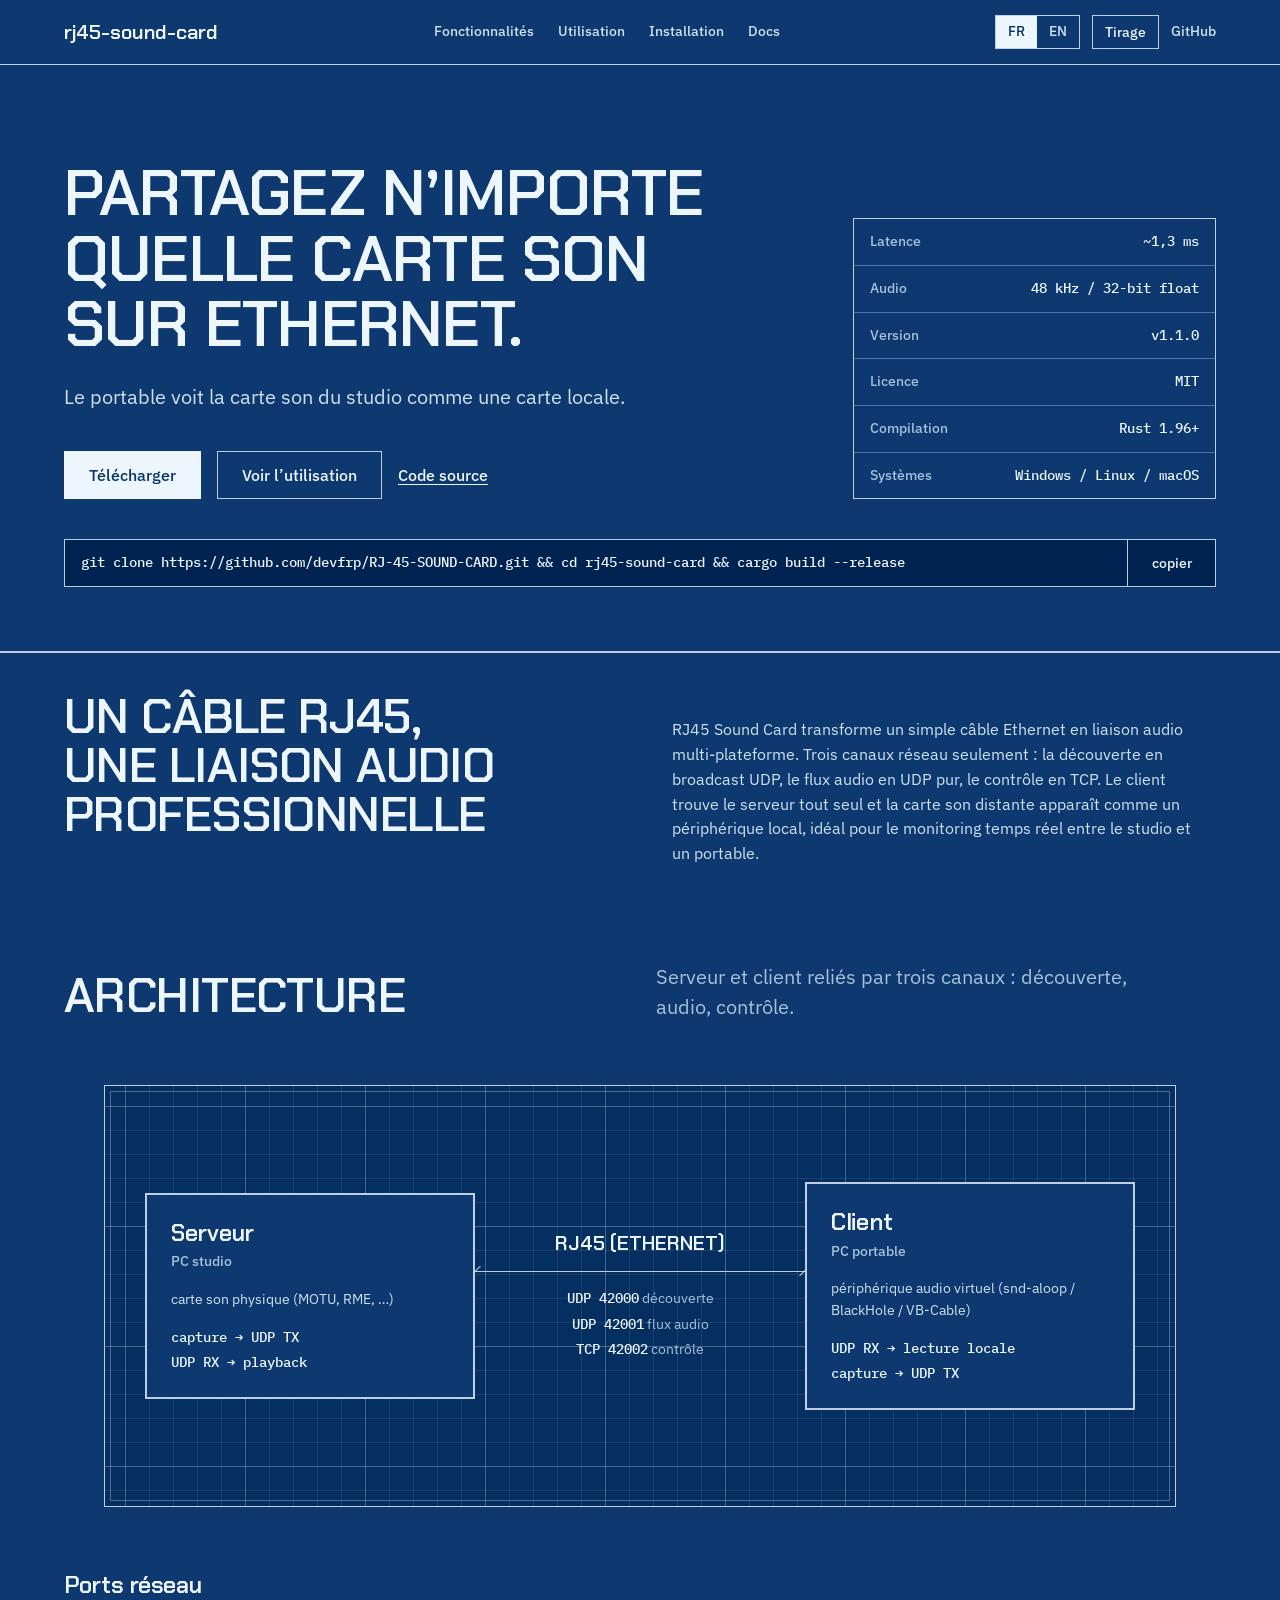
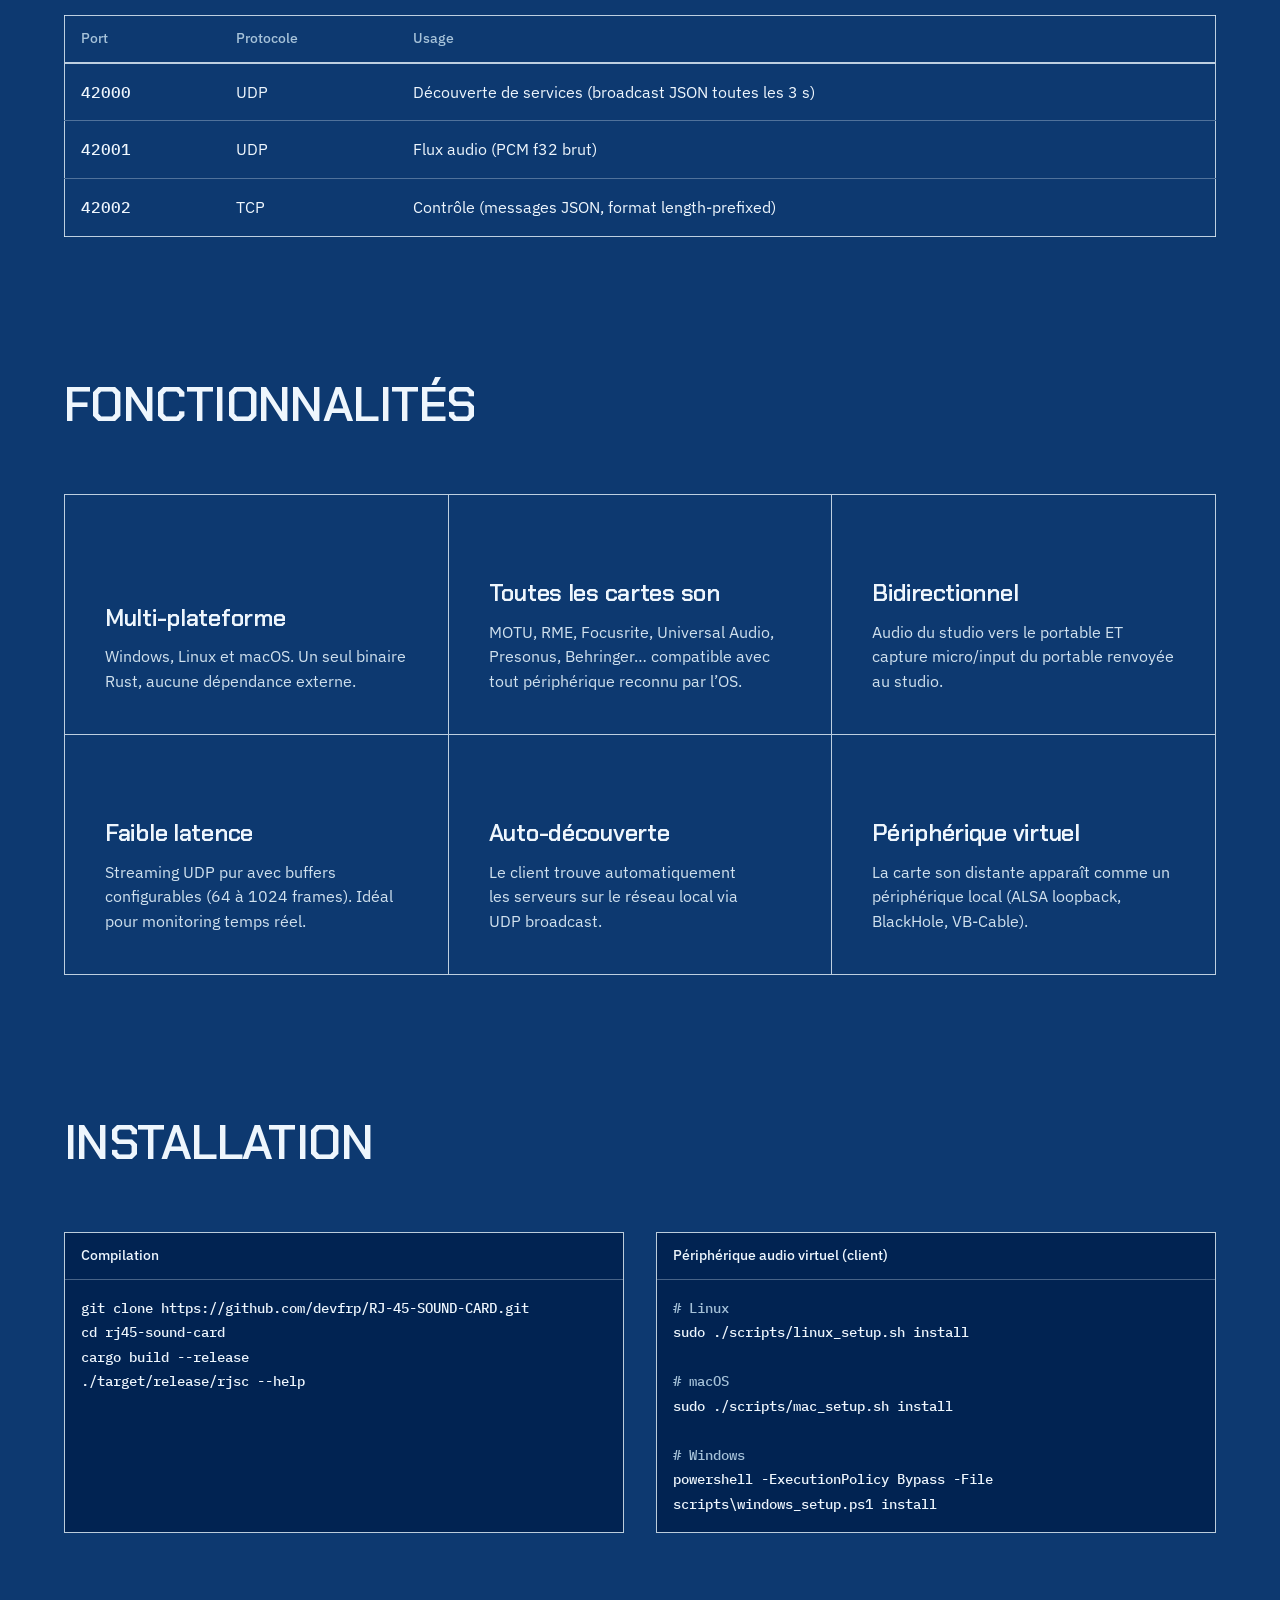
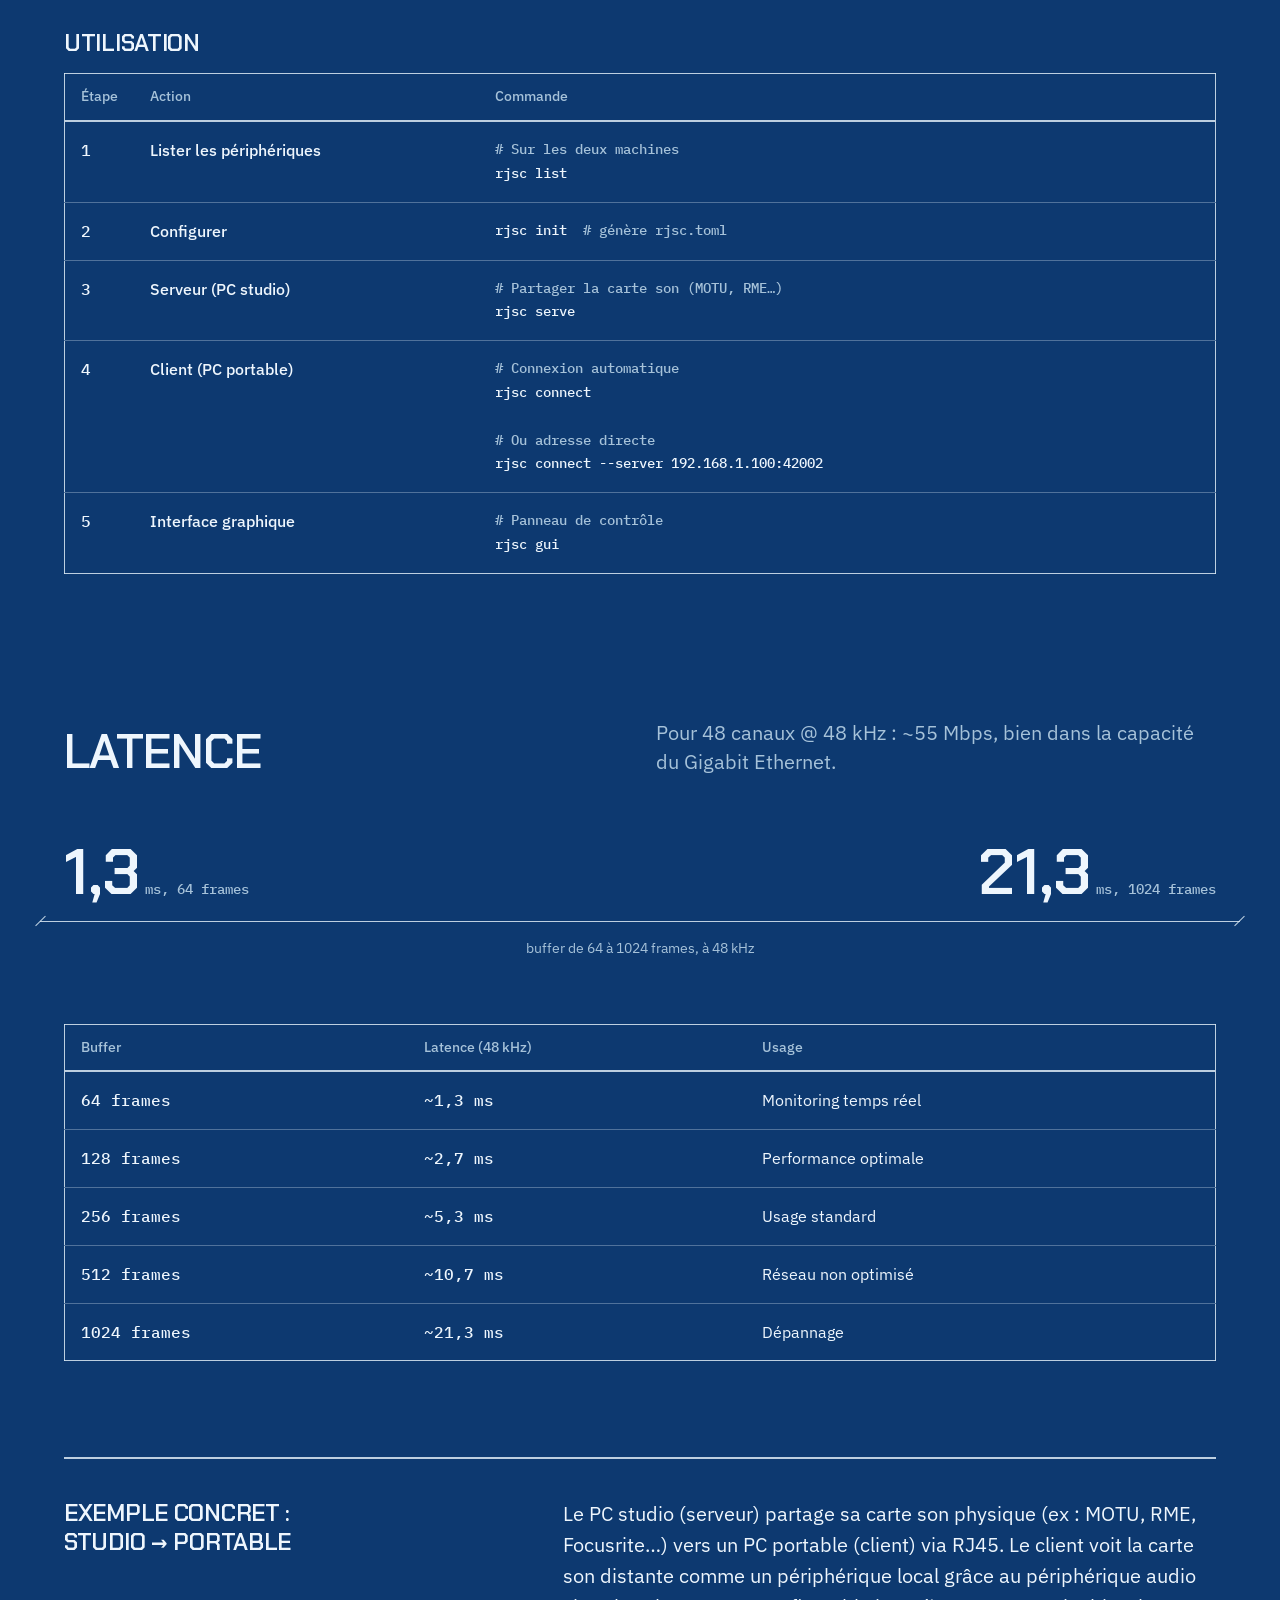
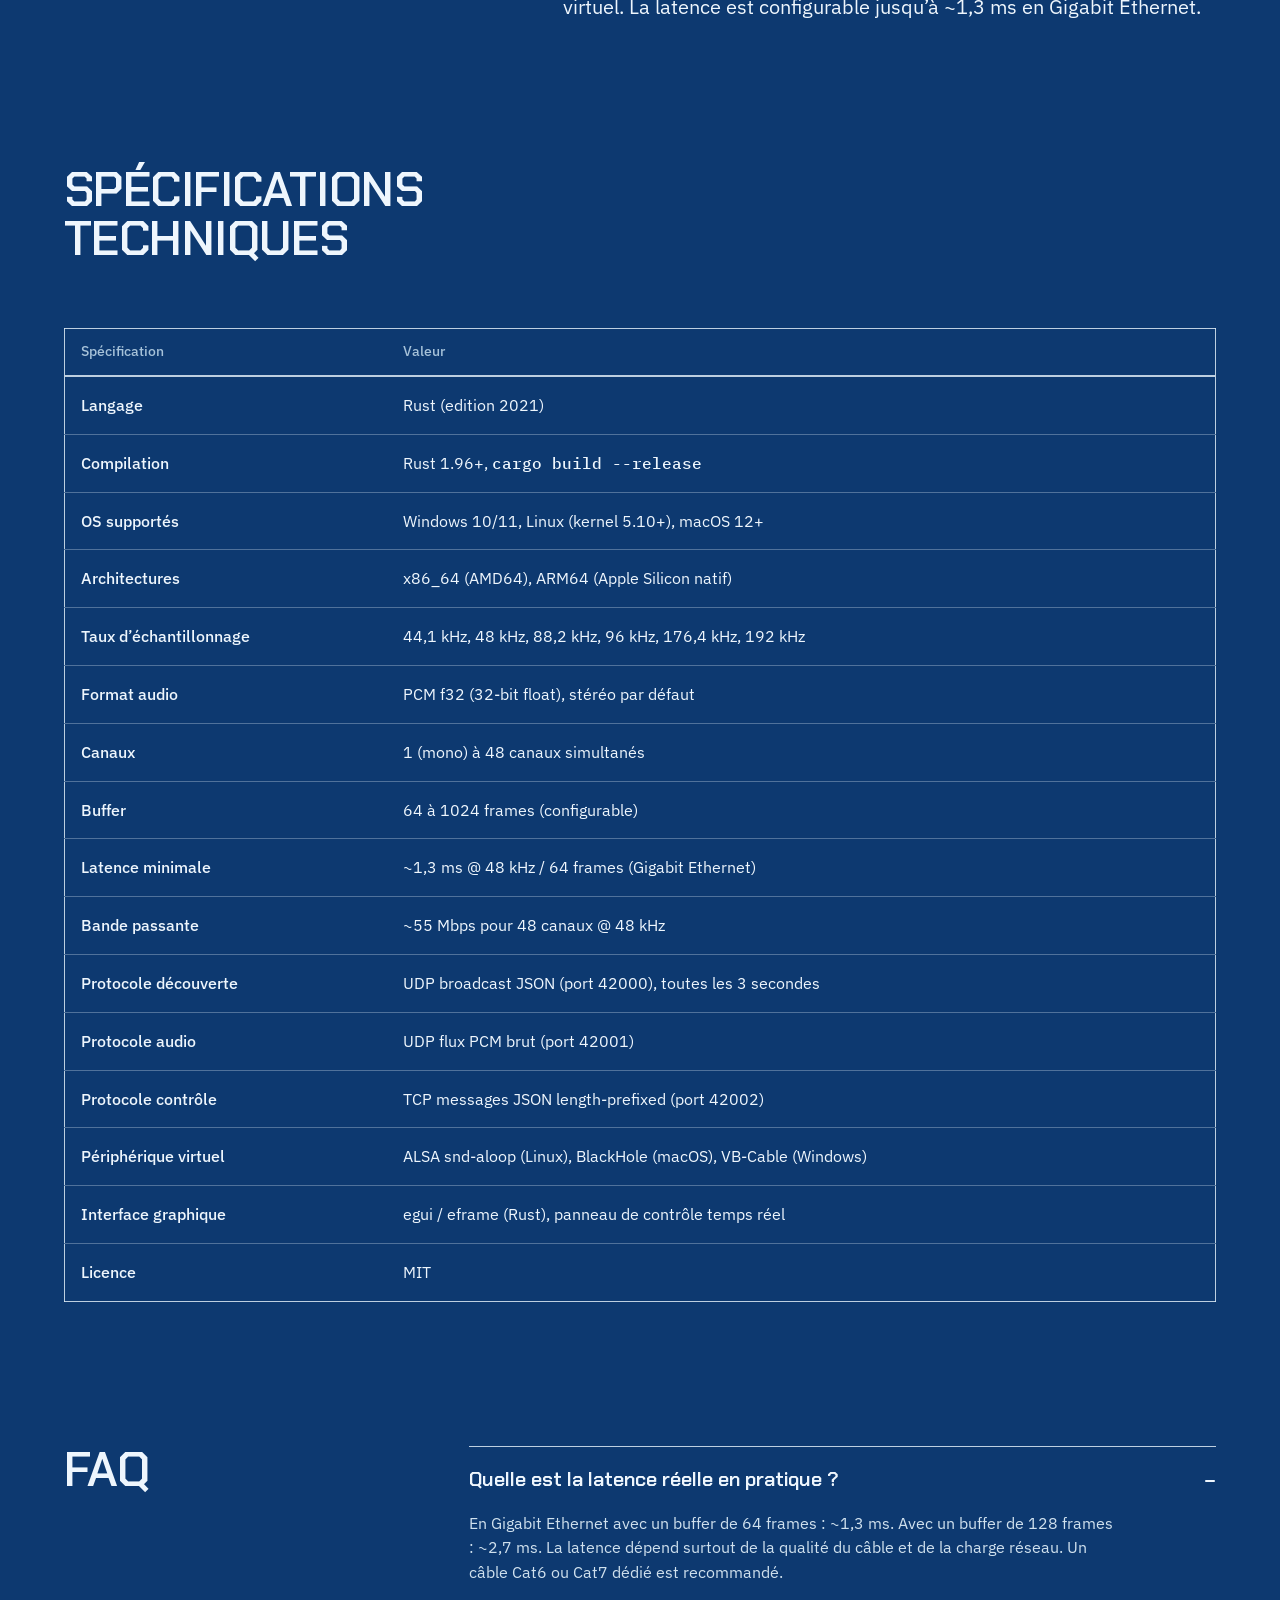
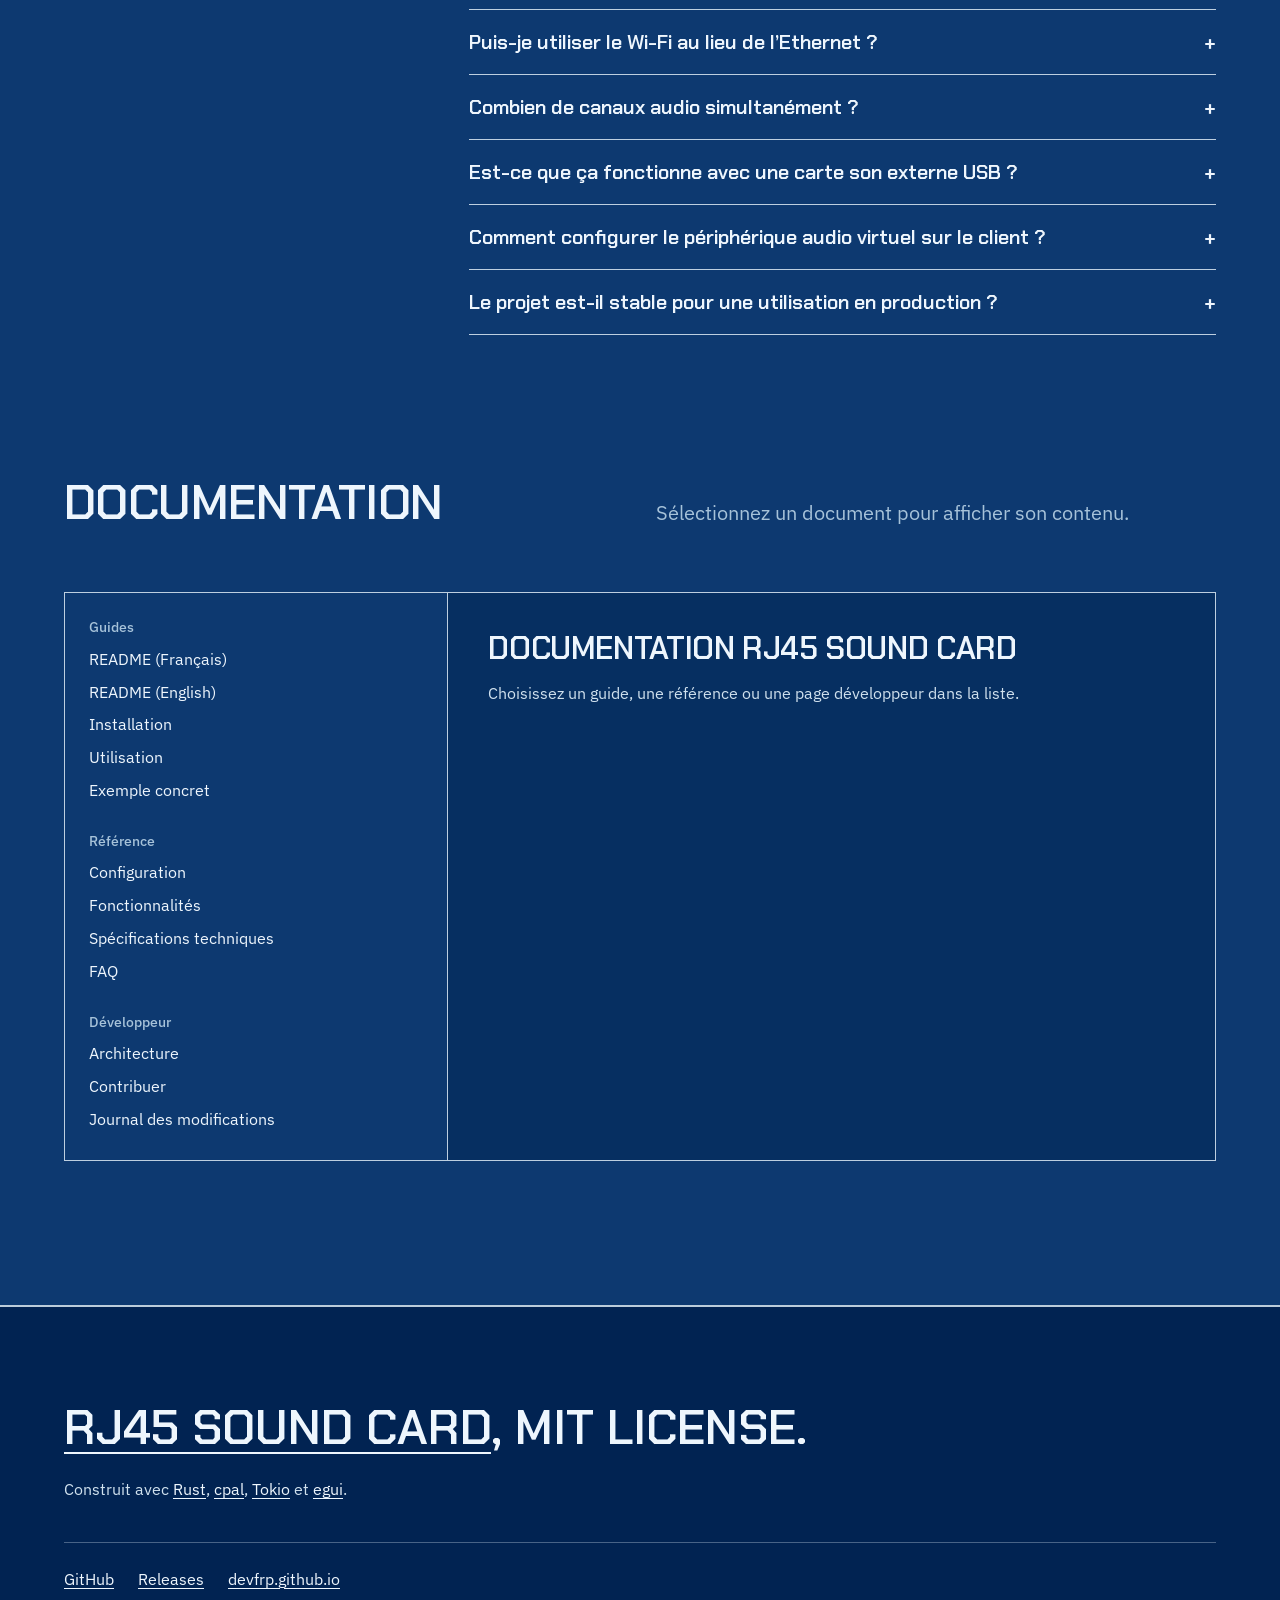
<file: docs/index.html>
<!doctype html>
<html lang="fr">
<head>
<meta charset="utf-8">
<meta name="viewport" content="width=device-width, initial-scale=1">
<title>RJ45 Sound Card</title>
<meta name="description" content="Partagez n’importe quelle carte son sur Ethernet : streaming UDP basse latence, auto-découverte, audio bidirectionnel 48 kHz, un seul binaire Rust.">
<link rel="icon" href="data:image/svg+xml,<svg xmlns='http://www.w3.org/2000/svg' viewBox='0 0 32 32'><rect width='32' height='32' fill='%23234a8a'/><path d='M8 22 v-8 h16 v8 M11 14 v-4 h10 v4' fill='none' stroke='%23f4f7fb' stroke-width='2'/></svg>">
<script>try{var t=localStorage.getItem('rjsc-theme');if(t==='dark'||t==='light')document.documentElement.setAttribute('data-theme',t);}catch(e){}</script>
<link rel="preconnect" href="https://fonts.googleapis.com">
<link rel="preconnect" href="https://fonts.gstatic.com" crossorigin>
<link href="https://fonts.googleapis.com/css2?family=Chakra+Petch:wght@600&family=IBM+Plex+Sans:wght@400;500&family=IBM+Plex+Mono:wght@500&display=swap" rel="stylesheet">
<link rel="stylesheet" href="style.css">
</head>
<body>
<a class="skip" href="#top">Aller au contenu</a>
<header class="bar">
  <div class="container bar__row">
    <a class="wordmark" href="#top" aria-label="rj45-sound-card, retour en haut">rj45-sound-card</a>
    <nav class="bar__links" aria-label="Sections">
      <a href="#features">Fonctionnalités</a>
      <a href="#usage">Utilisation</a>
      <a href="#install">Installation</a>
      <a href="#docs">Docs</a>
    </nav>
    <div class="bar__tools">
      <span class="lang" role="group" aria-label="Langue"><a href="index.html" lang="fr" aria-current="true">FR</a><a href="index.en.html" lang="en">EN</a></span>
      <button id="themetog" class="mode" type="button" title="Changer de thème" aria-label="Changer de tirage">Tirage</button>
      <a class="gh" href="https://github.com/devfrp/RJ-45-SOUND-CARD">GitHub</a>
    </div>
  </div>
</header>

<main id="top">
  <section class="hero">
    <div class="container hero__grid">
      <div>
        <h1>Partagez n’importe quelle carte son sur Ethernet.</h1>
        <p class="lead">Le portable voit la carte son du studio comme une carte locale.</p>
        <div class="hero__actions">
          <a class="btn btn--primary" href="https://github.com/devfrp/RJ-45-SOUND-CARD/releases/latest">Télécharger</a>
          <a class="btn" href="#usage">Voir l’utilisation</a>
          <a class="link" href="https://github.com/devfrp/RJ-45-SOUND-CARD">Code source</a>
        </div>
      </div>
      <dl class="facts">
        <div><dt>Latence</dt><dd>~1,3 ms</dd></div>
        <div><dt>Audio</dt><dd>48 kHz / 32-bit float</dd></div>
        <div><dt>Version</dt><dd>v1.1.0</dd></div>
        <div><dt>Licence</dt><dd>MIT</dd></div>
        <div><dt>Compilation</dt><dd>Rust 1.96+</dd></div>
        <div><dt>Systèmes</dt><dd>Windows / Linux / macOS</dd></div>
      </dl>
    </div>
    <div class="container">
      <div class="cmd">
        <code id="cmd">git clone https://github.com/devfrp/RJ-45-SOUND-CARD.git &amp;&amp; cd rj45-sound-card &amp;&amp; cargo build --release</code>
        <button id="cpb" type="button" onclick="cp()">copier</button>
      </div>
    </div>
  </section>

  <section class="section section--s" id="arch">
    <div class="container">
      <div class="about" id="about">
        <h2>Un câble RJ45, une liaison audio professionnelle</h2>
        <p>RJ45 Sound Card transforme un simple câble Ethernet en liaison audio multi-plateforme. Trois canaux réseau seulement : la découverte en broadcast UDP, le flux audio en UDP pur, le contrôle en TCP. Le client trouve le serveur tout seul et la carte son distante apparaît comme un périphérique local, idéal pour le monitoring temps réel entre le studio et un portable.</p>
      </div>
      <div class="head">
        <h2>Architecture</h2>
        <p class="lead">Serveur et client reliés par trois canaux : découverte, audio, contrôle.</p>
      </div>
      <figure class="drawing" aria-label="Schéma de la liaison entre le serveur et le client">
        <div class="link-map">
          <div class="node">
            <h3>Serveur</h3><span class="role">PC studio</span>
            <p>carte son physique (MOTU, RME, …)</p>
            <ul><li>capture → UDP TX</li><li>UDP RX → playback</li></ul>
          </div>
          <div class="wire">
            <span class="wire__name">RJ45 (Ethernet)</span>
            <div class="dim" aria-hidden="true"></div>
            <ul class="ports">
              <li><b>UDP 42000</b> <span>découverte</span></li>
              <li><b>UDP 42001</b> <span>flux audio</span></li>
              <li><b>TCP 42002</b> <span>contrôle</span></li>
            </ul>
          </div>
          <div class="node">
            <h3>Client</h3><span class="role">PC portable</span>
            <p>périphérique audio virtuel (snd-aloop / BlackHole / VB-Cable)</p>
            <ul><li>UDP RX → lecture locale</li><li>capture → UDP TX</li></ul>
          </div>
        </div>
      </figure>
      <div class="after-drawing">
        <h3 class="subhead">Ports réseau</h3>
        <table class="register">
          <thead><tr><th scope="col">Port</th><th scope="col">Protocole</th><th scope="col">Usage</th></tr></thead>
          <tbody>
            <tr><td class="num">42000</td><td>UDP</td><td>Découverte de services (broadcast JSON toutes les 3 s)</td></tr>
            <tr><td class="num">42001</td><td>UDP</td><td>Flux audio (PCM f32 brut)</td></tr>
            <tr><td class="num">42002</td><td>TCP</td><td>Contrôle (messages JSON, format length-prefixed)</td></tr>
          </tbody>
        </table>
      </div>
    </div>
  </section>

  <section class="section" id="features">
    <div class="container">
      <div class="head"><h2>Fonctionnalités</h2></div>
      <div class="cells">
        <div><h3>Multi-plateforme</h3><p>Windows, Linux et macOS. Un seul binaire Rust, aucune dépendance externe.</p></div>
        <div><h3>Toutes les cartes son</h3><p>MOTU, RME, Focusrite, Universal Audio, Presonus, Behringer… compatible avec tout périphérique reconnu par l’OS.</p></div>
        <div><h3>Bidirectionnel</h3><p>Audio du studio vers le portable ET capture micro/input du portable renvoyée au studio.</p></div>
        <div><h3>Faible latence</h3><p>Streaming UDP pur avec buffers configurables (64 à 1024 frames). Idéal pour monitoring temps réel.</p></div>
        <div><h3>Auto-découverte</h3><p>Le client trouve automatiquement les serveurs sur le réseau local via UDP broadcast.</p></div>
        <div><h3>Périphérique virtuel</h3><p>La carte son distante apparaît comme un périphérique local (ALSA loopback, BlackHole, VB-Cable).</p></div>
      </div>
    </div>
  </section>

  <section class="section" id="install">
    <div class="container">
      <div class="head"><h2>Installation</h2></div>
      <div class="two">
        <figure class="code"><figcaption>Compilation</figcaption><pre>git clone https://github.com/devfrp/RJ-45-SOUND-CARD.git
cd rj45-sound-card
cargo build --release
./target/release/rjsc --help</pre></figure>
        <figure class="code"><figcaption>Périphérique audio virtuel (client)</figcaption><pre><span class="c"># Linux</span>
sudo ./scripts/linux_setup.sh install

<span class="c"># macOS</span>
sudo ./scripts/mac_setup.sh install

<span class="c"># Windows</span>
powershell -ExecutionPolicy Bypass -File scripts\windows_setup.ps1 install</pre></figure>
      </div>
      <div class="usage" id="usage">
        <h2 class="subhead">Utilisation</h2>
        <table class="register">
          <thead><tr><th scope="col">Étape</th><th scope="col">Action</th><th scope="col">Commande</th></tr></thead>
          <tbody><tr><td>1</td><td>Lister les périphériques</td><td><pre><span class="c"># Sur les deux machines</span>
rjsc list</pre></td></tr><tr><td>2</td><td>Configurer</td><td><pre>rjsc init  <span class="c"># génère rjsc.toml</span></pre></td></tr><tr><td>3</td><td>Serveur (PC studio)</td><td><pre><span class="c"># Partager la carte son (MOTU, RME…)</span>
rjsc serve</pre></td></tr><tr><td>4</td><td>Client (PC portable)</td><td><pre><span class="c"># Connexion automatique</span>
rjsc connect

<span class="c"># Ou adresse directe</span>
rjsc connect --server 192.168.1.100:42002</pre></td></tr><tr><td>5</td><td>Interface graphique</td><td><pre><span class="c"># Panneau de contrôle</span>
rjsc gui</pre></td></tr></tbody>
        </table>
        
      </div>
    </div>
  </section>

  <section class="section" id="latency">
    <div class="container">
      <div class="head"><h2>Latence</h2><p class="lead">Pour 48 canaux @ 48 kHz : ~55 Mbps, bien dans la capacité du Gigabit Ethernet.</p></div>
      <div class="span" aria-hidden="true">
        <div class="span__ends"><span><b>1,3</b> <small>ms, 64 frames</small></span><span><b>21,3</b> <small>ms, 1024 frames</small></span></div>
        <div class="dim"></div>
        <p class="span__label">buffer de 64 à 1024 frames, à 48 kHz</p>
      </div>
      <table class="register">
        <thead><tr><th scope="col">Buffer</th><th scope="col">Latence (48 kHz)</th><th scope="col">Usage</th></tr></thead>
        <tbody><tr><td class="num">64 frames</td><td class="num">~1,3 ms</td><td>Monitoring temps réel</td></tr><tr><td class="num">128 frames</td><td class="num">~2,7 ms</td><td>Performance optimale</td></tr><tr><td class="num">256 frames</td><td class="num">~5,3 ms</td><td>Usage standard</td></tr><tr><td class="num">512 frames</td><td class="num">~10,7 ms</td><td>Réseau non optimisé</td></tr><tr><td class="num">1024 frames</td><td class="num">~21,3 ms</td><td>Dépannage</td></tr></tbody>
      </table>
      <div class="example" id="example">
        <h2 class="subhead">Exemple concret : studio → portable</h2>
        <p>Le PC studio (serveur) partage sa carte son physique (ex : MOTU, RME, Focusrite…) vers un PC portable (client) via RJ45. Le client voit la carte son distante comme un périphérique local grâce au périphérique audio virtuel. La latence est configurable jusqu’à ~1,3 ms en Gigabit Ethernet.</p>
      </div>
    </div>
  </section>

  <section class="section" id="specs">
    <div class="container">
      <div class="head"><h2>Spécifications techniques</h2></div>
      <table class="register register--wide">
        <thead><tr><th scope="col">Spécification</th><th scope="col">Valeur</th></tr></thead>
        <tbody><tr><td>Langage</td><td>Rust (edition 2021)</td></tr><tr><td>Compilation</td><td>Rust 1.96+, <code>cargo build --release</code></td></tr><tr><td>OS supportés</td><td>Windows 10/11, Linux (kernel 5.10+), macOS 12+</td></tr><tr><td>Architectures</td><td>x86_64 (AMD64), ARM64 (Apple Silicon natif)</td></tr><tr><td>Taux d’échantillonnage</td><td>44,1 kHz, 48 kHz, 88,2 kHz, 96 kHz, 176,4 kHz, 192 kHz</td></tr><tr><td>Format audio</td><td>PCM f32 (32-bit float), stéréo par défaut</td></tr><tr><td>Canaux</td><td>1 (mono) à 48 canaux simultanés</td></tr><tr><td>Buffer</td><td>64 à 1024 frames (configurable)</td></tr><tr><td>Latence minimale</td><td>~1,3 ms @ 48 kHz / 64 frames (Gigabit Ethernet)</td></tr><tr><td>Bande passante</td><td>~55 Mbps pour 48 canaux @ 48 kHz</td></tr><tr><td>Protocole découverte</td><td>UDP broadcast JSON (port 42000), toutes les 3 secondes</td></tr><tr><td>Protocole audio</td><td>UDP flux PCM brut (port 42001)</td></tr><tr><td>Protocole contrôle</td><td>TCP messages JSON length-prefixed (port 42002)</td></tr><tr><td>Périphérique virtuel</td><td>ALSA snd-aloop (Linux), BlackHole (macOS), VB-Cable (Windows)</td></tr><tr><td>Interface graphique</td><td>egui / eframe (Rust), panneau de contrôle temps réel</td></tr><tr><td>Licence</td><td>MIT</td></tr></tbody>
      </table>
    </div>
  </section>

  <section class="section" id="faq">
    <div class="container faq">
      <h2>FAQ</h2>
      <div>
<details open><summary>Quelle est la latence réelle en pratique ?</summary><p>En Gigabit Ethernet avec un buffer de 64 frames : ~1,3 ms. Avec un buffer de 128 frames : ~2,7 ms. La latence dépend surtout de la qualité du câble et de la charge réseau. Un câble Cat6 ou Cat7 dédié est recommandé.</p></details>
<details><summary>Puis-je utiliser le Wi-Fi au lieu de l’Ethernet ?</summary><p>Techniquement oui, mais c’est fortement déconseillé. Le Wi-Fi introduit du jitter et des pertes de paquets qui dégradent l’audio. Le Gigabit Ethernet est requis pour une latence professionnelle.</p></details>
<details><summary>Combien de canaux audio simultanément ?</summary><p>Jusqu’à 48 canaux simultanés en stéréo 48 kHz. La bande passante nécessaire est d’environ 55 Mbps, bien en dessous des 1000 Mbps du Gigabit Ethernet.</p></details>
<details><summary>Est-ce que ça fonctionne avec une carte son externe USB ?</summary><p>Oui. Le serveur partage tout périphérique reconnu par l’OS : cartes internes PCIe, interfaces USB, FireWire, Thunderbolt. Le client reçoit le flux comme un périphérique local.</p></details>
<details><summary>Comment configurer le périphérique audio virtuel sur le client ?</summary><p>Linux : <code>sudo ./scripts/linux_setup.sh install</code> (installe snd-aloop). macOS : <code>sudo ./scripts/mac_setup.sh install</code> (installe BlackHole). Windows : script PowerShell fourni (VB-Cable).</p></details>
<details><summary>Le projet est-il stable pour une utilisation en production ?</summary><p>Le projet est fonctionnel pour du monitoring et des sessions de production légères. Nous recommandons des tests préalables avant toute utilisation en environnement critique.</p></details>
      </div>
    </div>
  </section>

  <section class="section" id="docs">
    <div class="container">
      <div class="head"><h2>Documentation</h2><p class="lead">Sélectionnez un document pour afficher son contenu.</p></div>
      <div class="docs">
        <div class="docs-side" id="docSide"></div>
        <div class="docs-main"><div class="md" id="docMain">
          <h2>Documentation RJ45 Sound Card</h2>
          <p>Choisissez un guide, une référence ou une page développeur dans la liste.</p>
        </div></div>
      </div>
    </div>
  </section>
</main>

<footer class="foot">
  <div class="container">
    <p class="foot__line"><a href="https://github.com/devfrp/RJ-45-SOUND-CARD">RJ45 Sound Card</a>, MIT License.</p>
    <p class="foot__built">Construit avec <a href="https://www.rust-lang.org/">Rust</a>, <a href="https://github.com/RustAudio/cpal">cpal</a>, <a href="https://tokio.rs/">Tokio</a> et <a href="https://github.com/emilk/egui">egui</a>.</p>
    <nav class="foot__links" aria-label="Liens">
      <a href="https://github.com/devfrp/RJ-45-SOUND-CARD">GitHub</a>
      <a href="https://github.com/devfrp/RJ-45-SOUND-CARD/releases/latest">Releases</a>
      <a href="https://devfrp.github.io">devfrp.github.io</a>
    </nav>
  </div>
</footer>

<script>
(function(){
  // thème (persisté, clé historique rjsc-theme)
  var root=document.documentElement, tog=document.getElementById('themetog');
  tog.addEventListener('click',function(){
    var n=root.getAttribute('data-theme')==='light'?'dark':'light';
    root.setAttribute('data-theme',n);
    try{localStorage.setItem('rjsc-theme',n);}catch(e){}
  });

  // copie
  window.cp=function(){var b=document.getElementById('cpb');
    navigator.clipboard.writeText(document.getElementById('cmd').textContent).then(function(){
      b.textContent='copié'; setTimeout(function(){b.textContent='copier';},1500);});};

  var BASE='https://raw.githubusercontent.com/devfrp/RJ-45-SOUND-CARD/main';
  var DOCS_INDEX=[
    {cat:'Guides',items:[
      {name:'README (Français)',file:'README.md'},
      {name:'README (English)',file:'README.en.md'},
      {name:'Installation',section:'#install'},
      {name:'Utilisation',section:'#usage'},
      {name:'Exemple concret',section:'#example'}]},
    {cat:'Référence',items:[
      {name:'Configuration',file:'docs/config.md'},
      {name:'Fonctionnalités',section:'#features'},
      {name:'Spécifications techniques',section:'#specs'},
      {name:'FAQ',section:'#faq'}]},
    {cat:'Développeur',items:[
      {name:'Architecture',file:'ARCHITECTURE.md'},
      {name:'Contribuer',file:'CONTRIBUTING.md'},
      {name:'Journal des modifications',file:'CHANGELOG.md'}]}
  ];
  // purge des anciennes clés de cache
  try{for(var key in localStorage){if(/^rjsc-doc-(?!v2-)/.test(key)) localStorage.removeItem(key);}}catch(e){}

  function esc(s){return s.replace(/&/g,'&amp;').replace(/</g,'&lt;').replace(/>/g,'&gt;');}
  function inline(s){return s
    .replace(/!\[([^\]]*)\]\(([^)\s]+)\)/g,'<img alt="$1" src="$2">')
    .replace(/\[([^\]]+)\]\(([^)\s]+)\)/g,'<a href="$2" target="_blank" rel="noopener">$1</a>')
    .replace(/`([^`]+)`/g,'<code>$1</code>')
    .replace(/\*\*([^*]+)\*\*/g,'<b>$1</b>')
    .replace(/\*([^*]+)\*/g,'<i>$1</i>');}
  function parseMarkdown(md){
    var lines=md.replace(/\r/g,'').split('\n'), out=[], inList=false, inCode=false, code=[];
    function closeList(){if(inList){out.push('</ul>');inList=false;}}
    for(var i=0;i<lines.length;i++){
      var l=lines[i];
      if(/^```/.test(l)){
        if(inCode){out.push('<pre><code>'+code.join('\n')+'</code></pre>');code=[];inCode=false;}
        else{closeList();inCode=true;}
        continue;}
      if(inCode){code.push(esc(l));continue;}
      if(/^\s*$/.test(l)){closeList();continue;}
      if(/^\s*---+\s*$/.test(l)){closeList();out.push('<hr>');continue;}
      var h=l.match(/^(#{1,3})\s+(.*)/);
      if(h){closeList();var n=h[1].length;out.push('<h'+n+'>'+inline(esc(h[2]))+'</h'+n+'>');continue;}
      if(/^\s*>\s?/.test(l)){closeList();out.push('<blockquote>'+inline(esc(l.replace(/^\s*>\s?/,'')))+'</blockquote>');continue;}
      if(/^\|/.test(l)){
        closeList();var rows=[];
        while(i<lines.length && /^\|/.test(lines[i])){rows.push(lines[i]);i++;}
        i--;
        var html='<div class="tbl"><table>',first=true;
        rows.forEach(function(r){
          if(/^\|\s*:?-+/.test(r))return;
          var cells=r.replace(/^\||\|$/g,'').split('|');
          html+='<tr>'+cells.map(function(c){var tag=first?'th':'td';
            return '<'+tag+'>'+inline(esc(c.trim()))+'</'+tag+'>';}).join('')+'</tr>';
          first=false;
        });
        out.push(html+'</table></div>');continue;}
      var li=l.match(/^\s*(?:[-*+]|\d+\.)\s+(.*)/);
      if(li){if(!inList){out.push('<ul>');inList=true;}out.push('<li>'+inline(esc(li[1]))+'</li>');continue;}
      closeList();out.push('<p>'+inline(esc(l))+'</p>');
    }
    if(inCode)out.push('<pre><code>'+code.join('\n')+'</code></pre>');
    closeList();
    return out.join('\n');
  }
  var main=document.getElementById('docMain');
  function loadDoc(file,name){
    main.innerHTML='<p>Chargement de <strong>'+name+'</strong>…</p>';
    var ck='rjsc-doc-v2-'+file, hit=null;
    try{hit=JSON.parse(localStorage.getItem(ck));}catch(e){}
    if(hit && Date.now()-hit.ts<86400000){main.innerHTML=parseMarkdown(hit.md);return;}
    fetch(BASE+'/'+file).then(function(r){
      if(!r.ok)throw new Error(r.status);return r.text();
    }).then(function(md){
      try{localStorage.setItem(ck,JSON.stringify({ts:Date.now(),md:md}));}catch(e){}
      main.innerHTML=parseMarkdown(md);
    }).catch(function(){
      main.innerHTML='<h3>Erreur</h3><p>Impossible de charger <strong>'+name+'</strong>. '+
        '<a href="https://github.com/devfrp/RJ-45-SOUND-CARD/blob/main/'+file+'" target="_blank" rel="noopener">Ouvrir sur GitHub</a></p>';
    });
  }
  var side=document.getElementById('docSide');
  DOCS_INDEX.forEach(function(c){
    var lab=document.createElement('div');lab.className='lab';lab.textContent=c.cat;side.appendChild(lab);
    c.items.forEach(function(it){
      var a=document.createElement('a');a.textContent=it.name;
      if(it.section){a.href=it.section;}
      else{a.href='#docs';a.addEventListener('click',function(ev){ev.preventDefault();loadDoc(it.file,it.name);});}
      side.appendChild(a);
    });
  });

})();
</script>
</body>
</html>
</file>
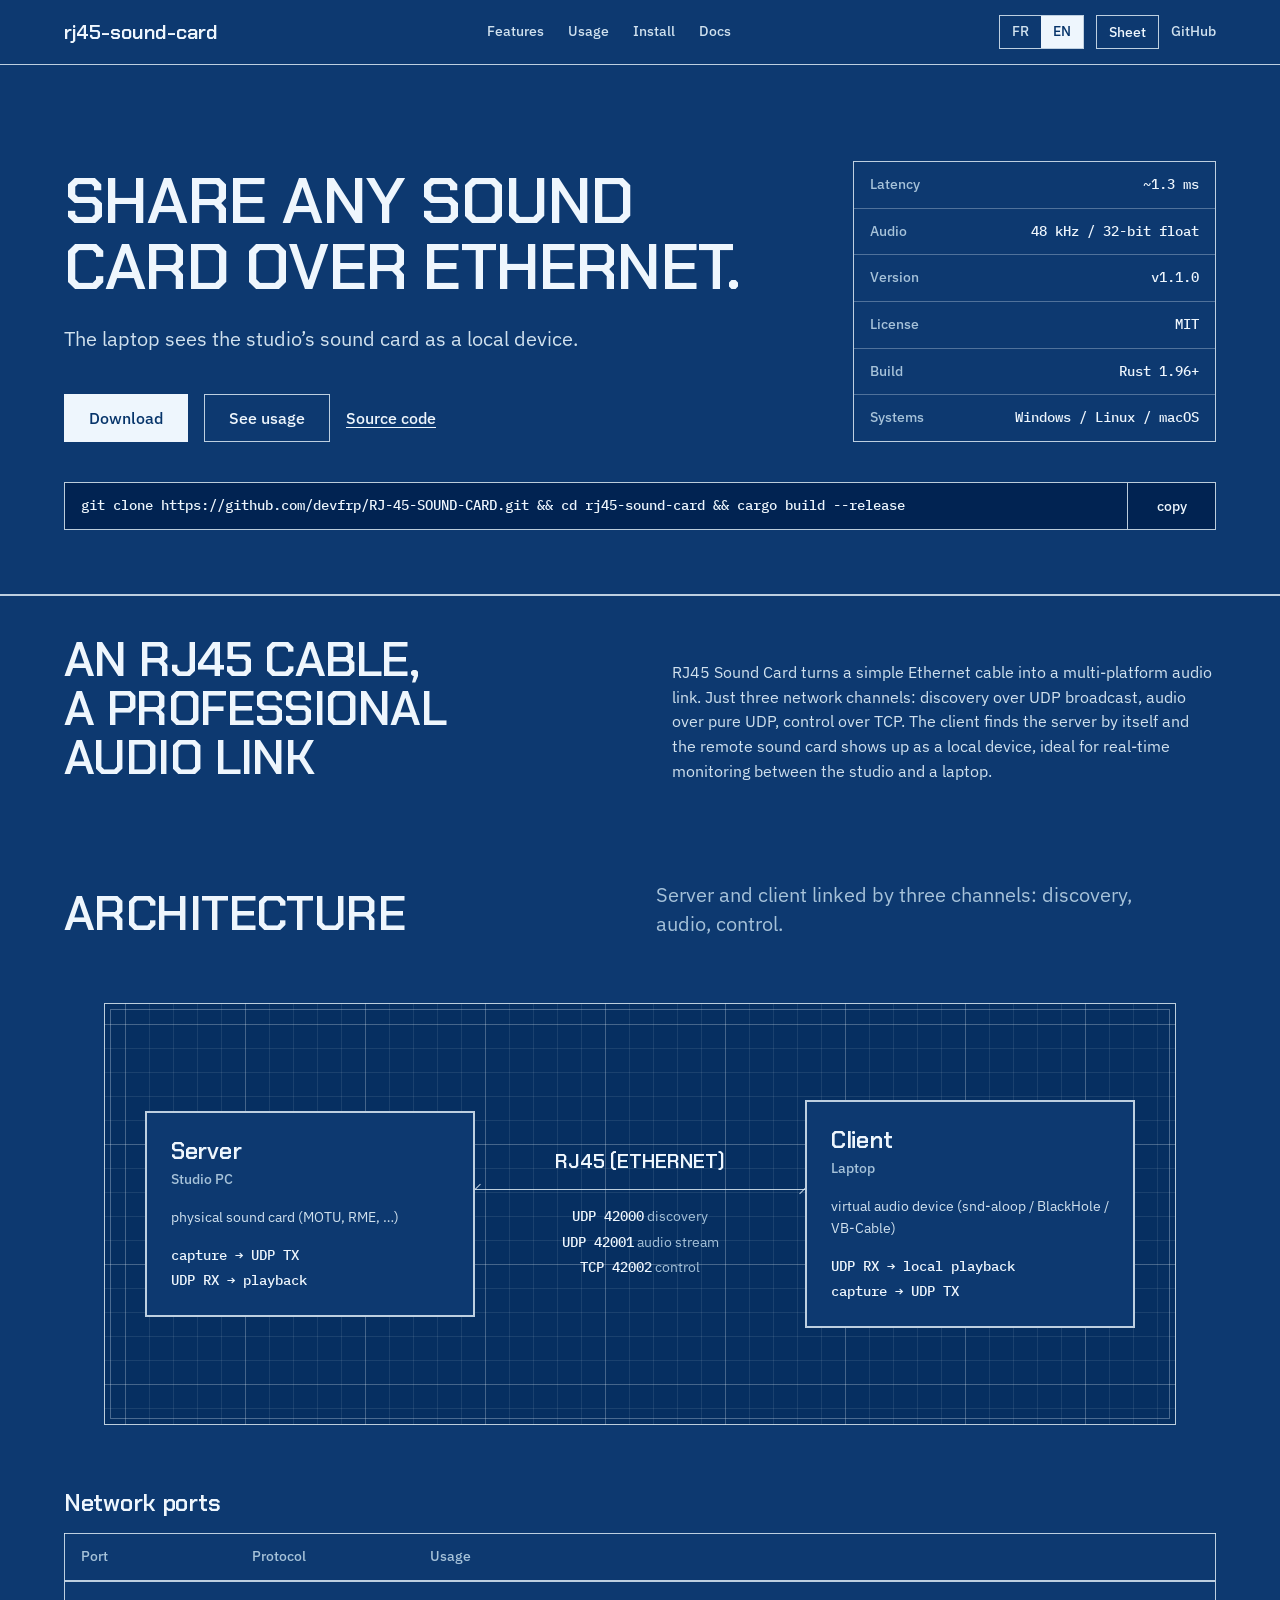
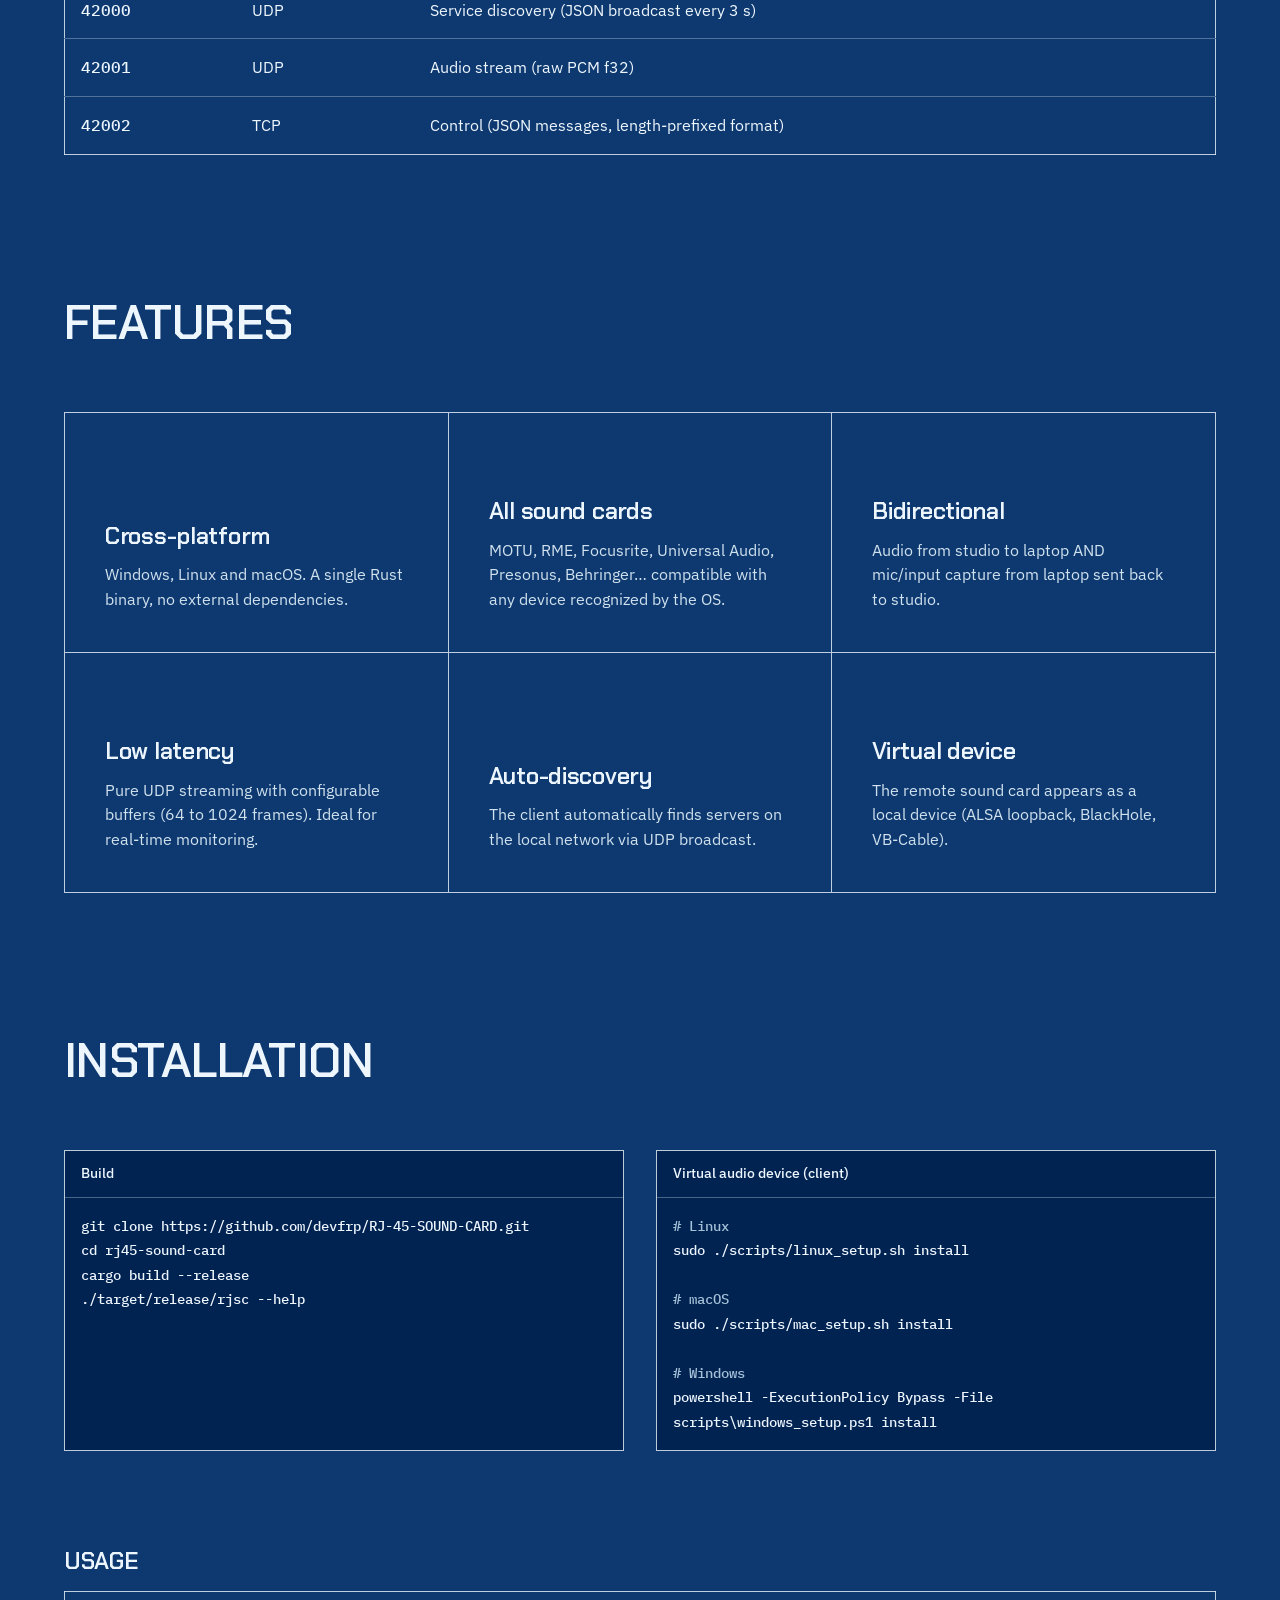
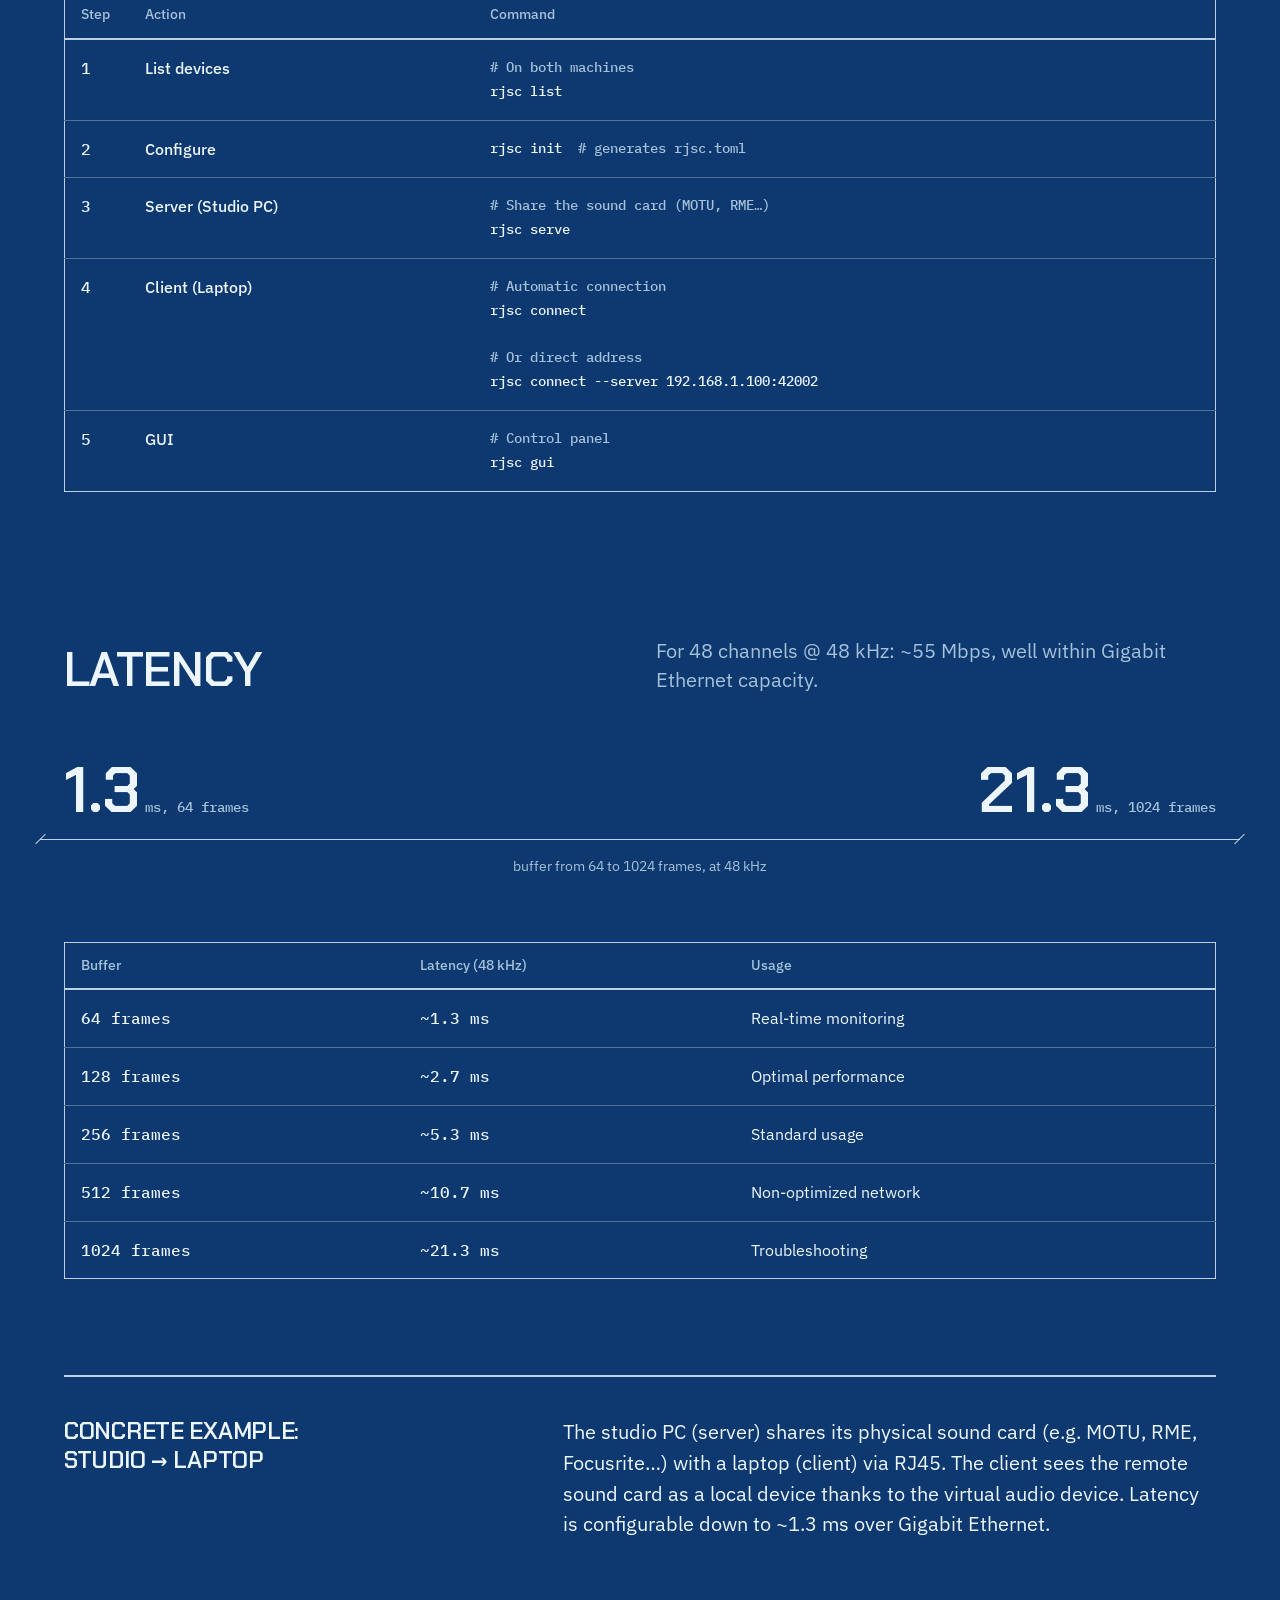
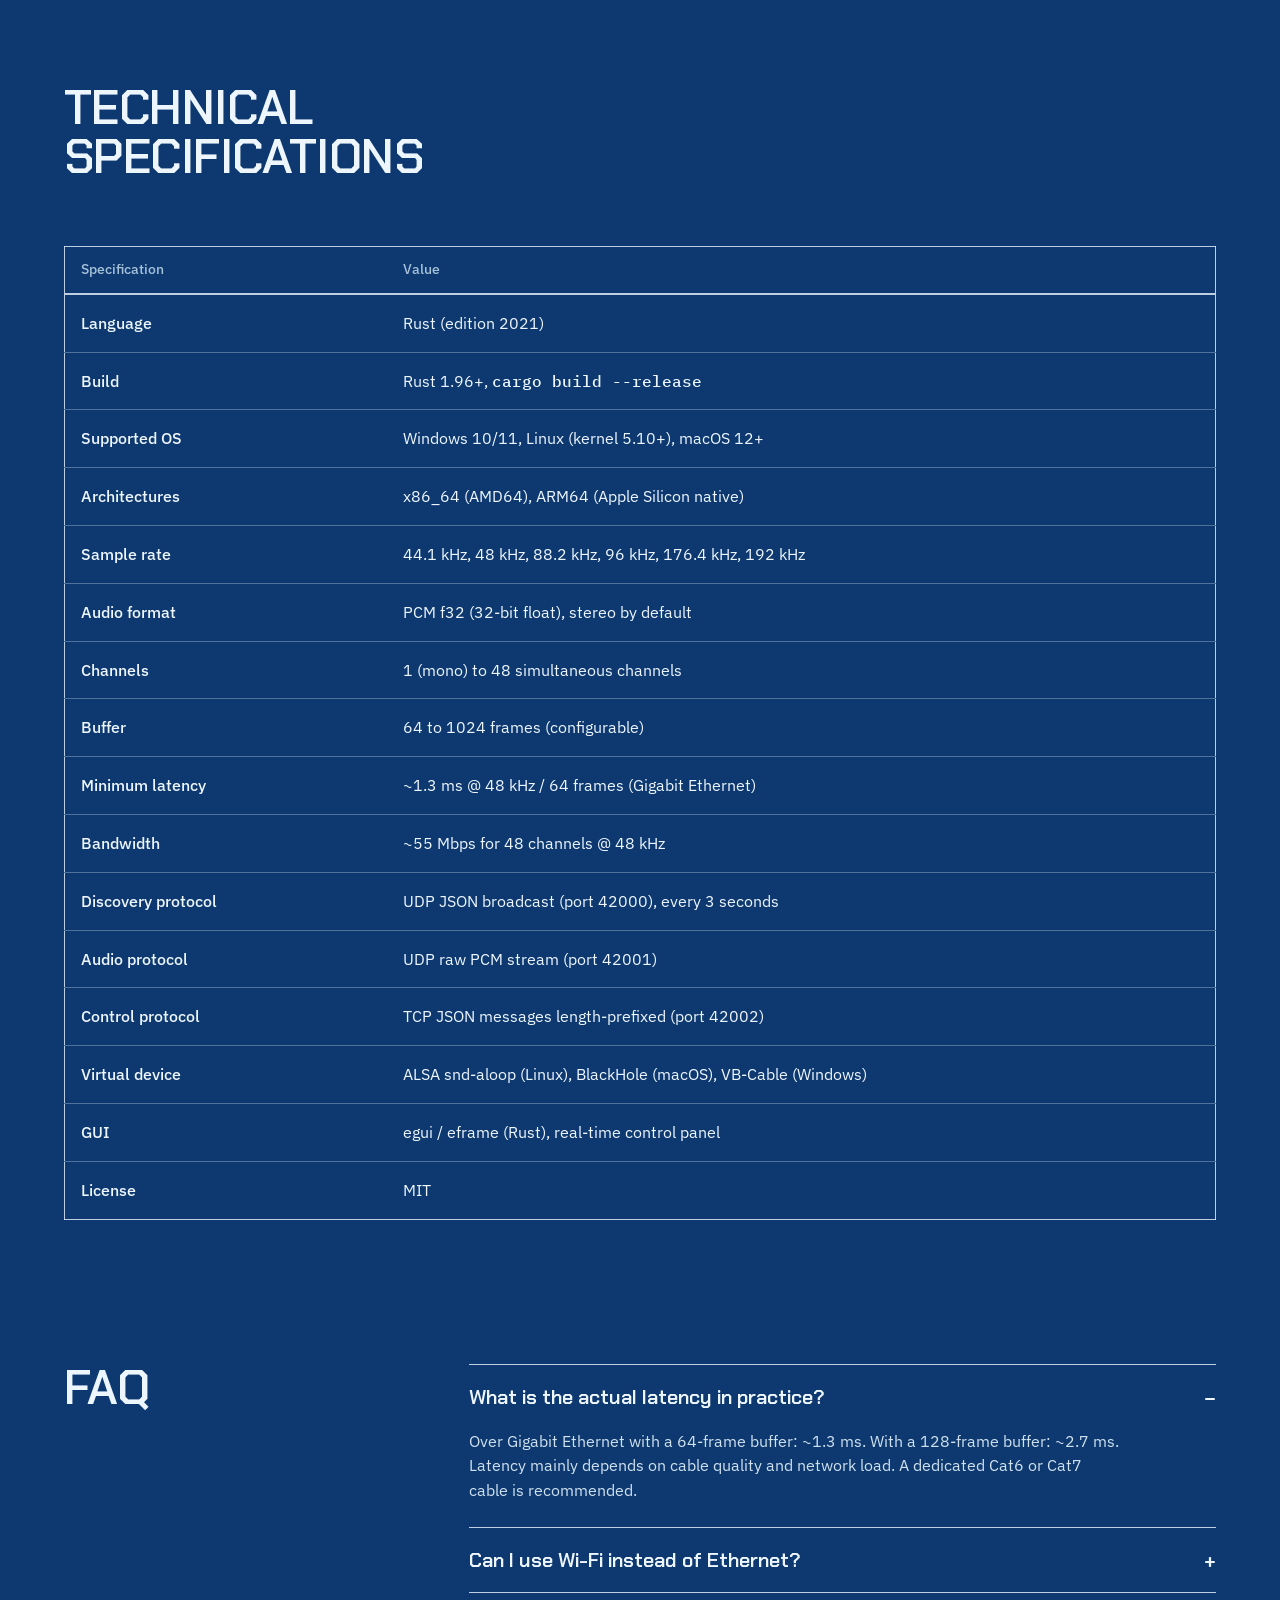
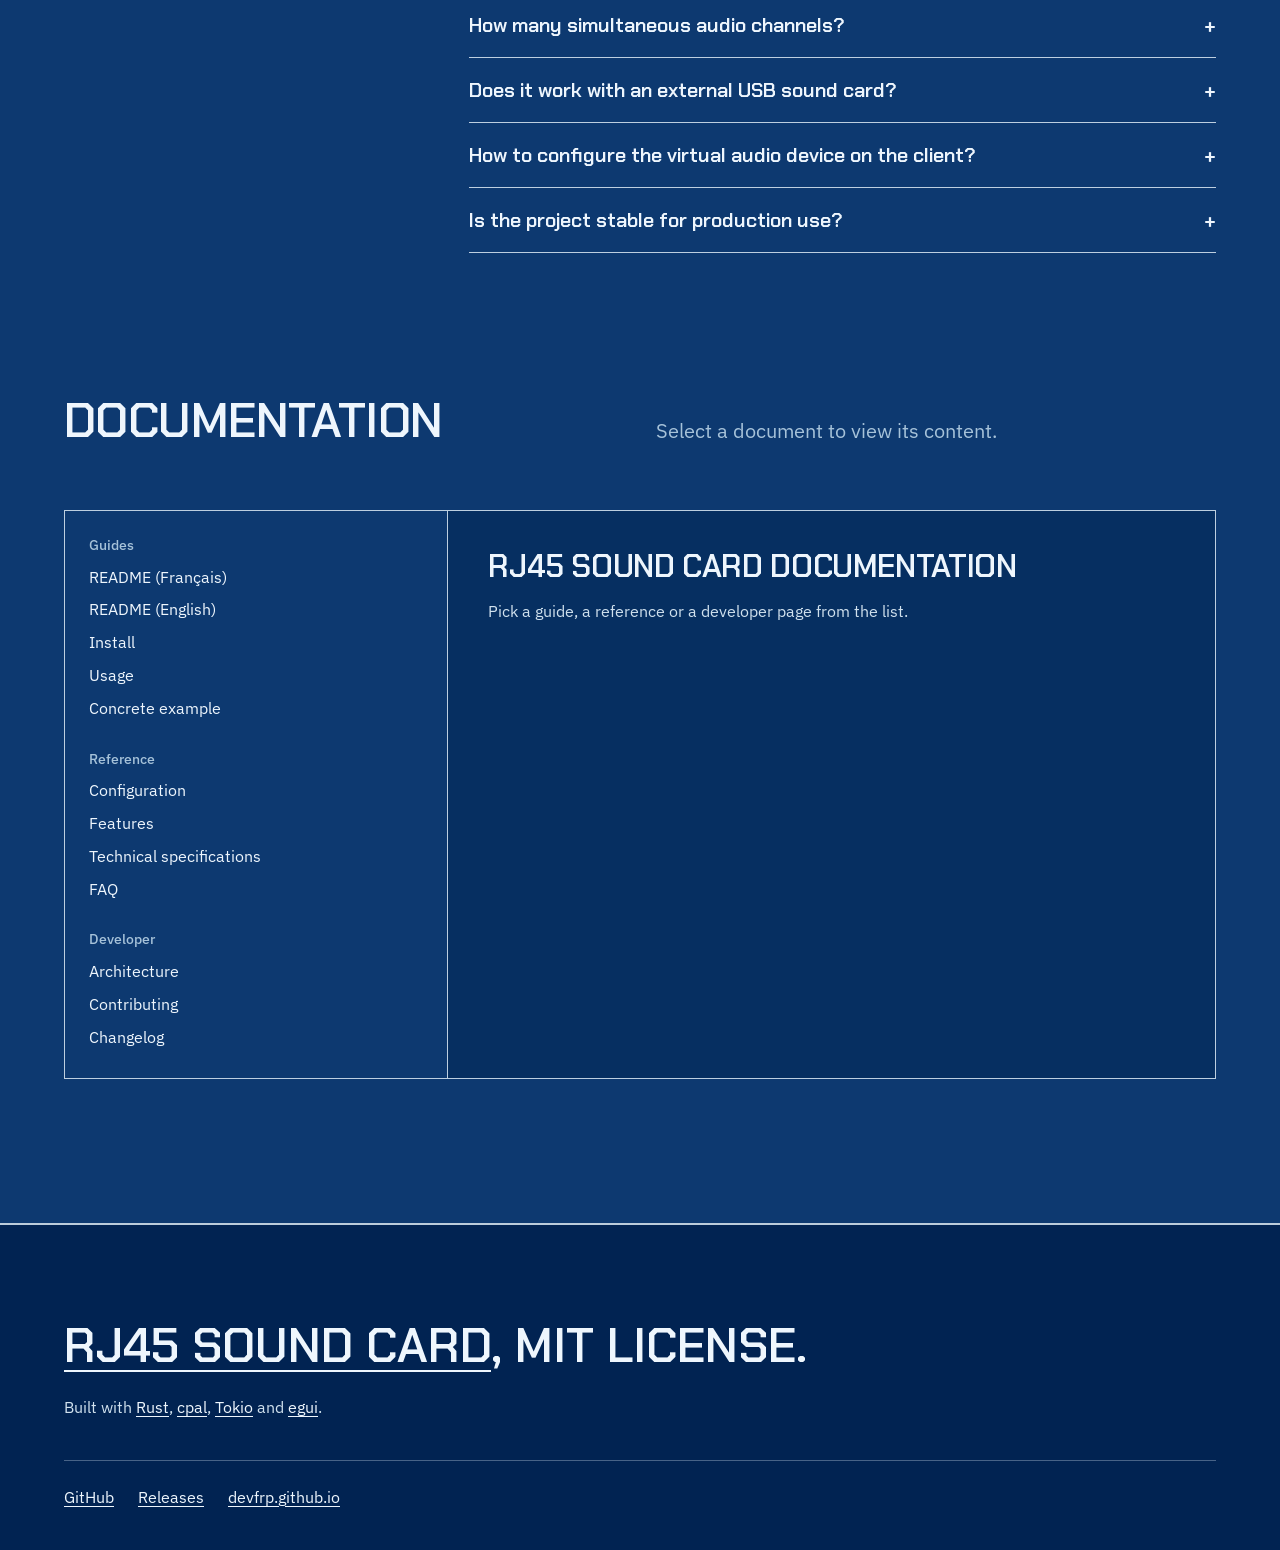
<file: docs/index.en.html>
<!doctype html>
<html lang="en">
<head>
<meta charset="utf-8">
<meta name="viewport" content="width=device-width, initial-scale=1">
<title>RJ45 Sound Card</title>
<meta name="description" content="Share any sound card over Ethernet: low-latency UDP streaming, auto-discovery, bidirectional 48 kHz audio, a single Rust binary.">
<link rel="icon" href="data:image/svg+xml,<svg xmlns='http://www.w3.org/2000/svg' viewBox='0 0 32 32'><rect width='32' height='32' fill='%23234a8a'/><path d='M8 22 v-8 h16 v8 M11 14 v-4 h10 v4' fill='none' stroke='%23f4f7fb' stroke-width='2'/></svg>">
<script>try{var t=localStorage.getItem('rjsc-theme');if(t==='dark'||t==='light')document.documentElement.setAttribute('data-theme',t);}catch(e){}</script>
<link rel="preconnect" href="https://fonts.googleapis.com">
<link rel="preconnect" href="https://fonts.gstatic.com" crossorigin>
<link href="https://fonts.googleapis.com/css2?family=Chakra+Petch:wght@600&family=IBM+Plex+Sans:wght@400;500&family=IBM+Plex+Mono:wght@500&display=swap" rel="stylesheet">
<link rel="stylesheet" href="style.css">
</head>
<body>
<a class="skip" href="#top">Skip to content</a>
<header class="bar">
  <div class="container bar__row">
    <a class="wordmark" href="#top" aria-label="rj45-sound-card, back to top">rj45-sound-card</a>
    <nav class="bar__links" aria-label="Sections">
      <a href="#features">Features</a>
      <a href="#usage">Usage</a>
      <a href="#install">Install</a>
      <a href="#docs">Docs</a>
    </nav>
    <div class="bar__tools">
      <span class="lang" role="group" aria-label="Language"><a href="index.html" lang="fr">FR</a><a href="index.en.html" lang="en" aria-current="true">EN</a></span>
      <button id="themetog" class="mode" type="button" title="Toggle theme" aria-label="Switch sheet">Sheet</button>
      <a class="gh" href="https://github.com/devfrp/RJ-45-SOUND-CARD">GitHub</a>
    </div>
  </div>
</header>

<main id="top">
  <section class="hero">
    <div class="container hero__grid">
      <div>
        <h1>Share any sound card over Ethernet.</h1>
        <p class="lead">The laptop sees the studio’s sound card as a local device.</p>
        <div class="hero__actions">
          <a class="btn btn--primary" href="https://github.com/devfrp/RJ-45-SOUND-CARD/releases/latest">Download</a>
          <a class="btn" href="#usage">See usage</a>
          <a class="link" href="https://github.com/devfrp/RJ-45-SOUND-CARD">Source code</a>
        </div>
      </div>
      <dl class="facts">
        <div><dt>Latency</dt><dd>~1.3 ms</dd></div>
        <div><dt>Audio</dt><dd>48 kHz / 32-bit float</dd></div>
        <div><dt>Version</dt><dd>v1.1.0</dd></div>
        <div><dt>License</dt><dd>MIT</dd></div>
        <div><dt>Build</dt><dd>Rust 1.96+</dd></div>
        <div><dt>Systems</dt><dd>Windows / Linux / macOS</dd></div>
      </dl>
    </div>
    <div class="container">
      <div class="cmd">
        <code id="cmd">git clone https://github.com/devfrp/RJ-45-SOUND-CARD.git &amp;&amp; cd rj45-sound-card &amp;&amp; cargo build --release</code>
        <button id="cpb" type="button" onclick="cp()">copy</button>
      </div>
    </div>
  </section>

  <section class="section section--s" id="arch">
    <div class="container">
      <div class="about" id="about">
        <h2>An RJ45 cable, a professional audio link</h2>
        <p>RJ45 Sound Card turns a simple Ethernet cable into a multi-platform audio link. Just three network channels: discovery over UDP broadcast, audio over pure UDP, control over TCP. The client finds the server by itself and the remote sound card shows up as a local device, ideal for real-time monitoring between the studio and a laptop.</p>
      </div>
      <div class="head">
        <h2>Architecture</h2>
        <p class="lead">Server and client linked by three channels: discovery, audio, control.</p>
      </div>
      <figure class="drawing" aria-label="Diagram of the link between server and client">
        <div class="link-map">
          <div class="node">
            <h3>Server</h3><span class="role">Studio PC</span>
            <p>physical sound card (MOTU, RME, …)</p>
            <ul><li>capture → UDP TX</li><li>UDP RX → playback</li></ul>
          </div>
          <div class="wire">
            <span class="wire__name">RJ45 (Ethernet)</span>
            <div class="dim" aria-hidden="true"></div>
            <ul class="ports">
              <li><b>UDP 42000</b> <span>discovery</span></li>
              <li><b>UDP 42001</b> <span>audio stream</span></li>
              <li><b>TCP 42002</b> <span>control</span></li>
            </ul>
          </div>
          <div class="node">
            <h3>Client</h3><span class="role">Laptop</span>
            <p>virtual audio device (snd-aloop / BlackHole / VB-Cable)</p>
            <ul><li>UDP RX → local playback</li><li>capture → UDP TX</li></ul>
          </div>
        </div>
      </figure>
      <div class="after-drawing">
        <h3 class="subhead">Network ports</h3>
        <table class="register">
          <thead><tr><th scope="col">Port</th><th scope="col">Protocol</th><th scope="col">Usage</th></tr></thead>
          <tbody>
            <tr><td class="num">42000</td><td>UDP</td><td>Service discovery (JSON broadcast every 3 s)</td></tr>
            <tr><td class="num">42001</td><td>UDP</td><td>Audio stream (raw PCM f32)</td></tr>
            <tr><td class="num">42002</td><td>TCP</td><td>Control (JSON messages, length-prefixed format)</td></tr>
          </tbody>
        </table>
      </div>
    </div>
  </section>

  <section class="section" id="features">
    <div class="container">
      <div class="head"><h2>Features</h2></div>
      <div class="cells">
        <div><h3>Cross-platform</h3><p>Windows, Linux and macOS. A single Rust binary, no external dependencies.</p></div>
        <div><h3>All sound cards</h3><p>MOTU, RME, Focusrite, Universal Audio, Presonus, Behringer… compatible with any device recognized by the OS.</p></div>
        <div><h3>Bidirectional</h3><p>Audio from studio to laptop AND mic/input capture from laptop sent back to studio.</p></div>
        <div><h3>Low latency</h3><p>Pure UDP streaming with configurable buffers (64 to 1024 frames). Ideal for real-time monitoring.</p></div>
        <div><h3>Auto-discovery</h3><p>The client automatically finds servers on the local network via UDP broadcast.</p></div>
        <div><h3>Virtual device</h3><p>The remote sound card appears as a local device (ALSA loopback, BlackHole, VB-Cable).</p></div>
      </div>
    </div>
  </section>

  <section class="section" id="install">
    <div class="container">
      <div class="head"><h2>Installation</h2></div>
      <div class="two">
        <figure class="code"><figcaption>Build</figcaption><pre>git clone https://github.com/devfrp/RJ-45-SOUND-CARD.git
cd rj45-sound-card
cargo build --release
./target/release/rjsc --help</pre></figure>
        <figure class="code"><figcaption>Virtual audio device (client)</figcaption><pre><span class="c"># Linux</span>
sudo ./scripts/linux_setup.sh install

<span class="c"># macOS</span>
sudo ./scripts/mac_setup.sh install

<span class="c"># Windows</span>
powershell -ExecutionPolicy Bypass -File scripts\windows_setup.ps1 install</pre></figure>
      </div>
      <div class="usage" id="usage">
        <h2 class="subhead">Usage</h2>
        <table class="register">
          <thead><tr><th scope="col">Step</th><th scope="col">Action</th><th scope="col">Command</th></tr></thead>
          <tbody><tr><td>1</td><td>List devices</td><td><pre><span class="c"># On both machines</span>
rjsc list</pre></td></tr><tr><td>2</td><td>Configure</td><td><pre>rjsc init  <span class="c"># generates rjsc.toml</span></pre></td></tr><tr><td>3</td><td>Server (Studio PC)</td><td><pre><span class="c"># Share the sound card (MOTU, RME…)</span>
rjsc serve</pre></td></tr><tr><td>4</td><td>Client (Laptop)</td><td><pre><span class="c"># Automatic connection</span>
rjsc connect

<span class="c"># Or direct address</span>
rjsc connect --server 192.168.1.100:42002</pre></td></tr><tr><td>5</td><td>GUI</td><td><pre><span class="c"># Control panel</span>
rjsc gui</pre></td></tr></tbody>
        </table>
        
      </div>
    </div>
  </section>

  <section class="section" id="latency">
    <div class="container">
      <div class="head"><h2>Latency</h2><p class="lead">For 48 channels @ 48 kHz: ~55 Mbps, well within Gigabit Ethernet capacity.</p></div>
      <div class="span" aria-hidden="true">
        <div class="span__ends"><span><b>1.3</b> <small>ms, 64 frames</small></span><span><b>21.3</b> <small>ms, 1024 frames</small></span></div>
        <div class="dim"></div>
        <p class="span__label">buffer from 64 to 1024 frames, at 48 kHz</p>
      </div>
      <table class="register">
        <thead><tr><th scope="col">Buffer</th><th scope="col">Latency (48 kHz)</th><th scope="col">Usage</th></tr></thead>
        <tbody><tr><td class="num">64 frames</td><td class="num">~1.3 ms</td><td>Real-time monitoring</td></tr><tr><td class="num">128 frames</td><td class="num">~2.7 ms</td><td>Optimal performance</td></tr><tr><td class="num">256 frames</td><td class="num">~5.3 ms</td><td>Standard usage</td></tr><tr><td class="num">512 frames</td><td class="num">~10.7 ms</td><td>Non-optimized network</td></tr><tr><td class="num">1024 frames</td><td class="num">~21.3 ms</td><td>Troubleshooting</td></tr></tbody>
      </table>
      <div class="example" id="example">
        <h2 class="subhead">Concrete example: studio → laptop</h2>
        <p>The studio PC (server) shares its physical sound card (e.g. MOTU, RME, Focusrite…) with a laptop (client) via RJ45. The client sees the remote sound card as a local device thanks to the virtual audio device. Latency is configurable down to ~1.3 ms over Gigabit Ethernet.</p>
      </div>
    </div>
  </section>

  <section class="section" id="specs">
    <div class="container">
      <div class="head"><h2>Technical specifications</h2></div>
      <table class="register register--wide">
        <thead><tr><th scope="col">Specification</th><th scope="col">Value</th></tr></thead>
        <tbody><tr><td>Language</td><td>Rust (edition 2021)</td></tr><tr><td>Build</td><td>Rust 1.96+, <code>cargo build --release</code></td></tr><tr><td>Supported OS</td><td>Windows 10/11, Linux (kernel 5.10+), macOS 12+</td></tr><tr><td>Architectures</td><td>x86_64 (AMD64), ARM64 (Apple Silicon native)</td></tr><tr><td>Sample rate</td><td>44.1 kHz, 48 kHz, 88.2 kHz, 96 kHz, 176.4 kHz, 192 kHz</td></tr><tr><td>Audio format</td><td>PCM f32 (32-bit float), stereo by default</td></tr><tr><td>Channels</td><td>1 (mono) to 48 simultaneous channels</td></tr><tr><td>Buffer</td><td>64 to 1024 frames (configurable)</td></tr><tr><td>Minimum latency</td><td>~1.3 ms @ 48 kHz / 64 frames (Gigabit Ethernet)</td></tr><tr><td>Bandwidth</td><td>~55 Mbps for 48 channels @ 48 kHz</td></tr><tr><td>Discovery protocol</td><td>UDP JSON broadcast (port 42000), every 3 seconds</td></tr><tr><td>Audio protocol</td><td>UDP raw PCM stream (port 42001)</td></tr><tr><td>Control protocol</td><td>TCP JSON messages length-prefixed (port 42002)</td></tr><tr><td>Virtual device</td><td>ALSA snd-aloop (Linux), BlackHole (macOS), VB-Cable (Windows)</td></tr><tr><td>GUI</td><td>egui / eframe (Rust), real-time control panel</td></tr><tr><td>License</td><td>MIT</td></tr></tbody>
      </table>
    </div>
  </section>

  <section class="section" id="faq">
    <div class="container faq">
      <h2>FAQ</h2>
      <div>
<details open><summary>What is the actual latency in practice?</summary><p>Over Gigabit Ethernet with a 64-frame buffer: ~1.3 ms. With a 128-frame buffer: ~2.7 ms. Latency mainly depends on cable quality and network load. A dedicated Cat6 or Cat7 cable is recommended.</p></details>
<details><summary>Can I use Wi-Fi instead of Ethernet?</summary><p>Technically yes, but it is strongly discouraged. Wi-Fi introduces jitter and packet loss that degrade audio. Gigabit Ethernet is required for professional-grade latency.</p></details>
<details><summary>How many simultaneous audio channels?</summary><p>Up to 48 simultaneous channels in 48 kHz stereo. The required bandwidth is about 55 Mbps, well below the 1000 Mbps of Gigabit Ethernet.</p></details>
<details><summary>Does it work with an external USB sound card?</summary><p>Yes. The server shares any device recognized by the OS: internal PCIe cards, USB interfaces, FireWire, Thunderbolt. The client receives the stream as a local device.</p></details>
<details><summary>How to configure the virtual audio device on the client?</summary><p>Linux: <code>sudo ./scripts/linux_setup.sh install</code> (installs snd-aloop). macOS: <code>sudo ./scripts/mac_setup.sh install</code> (installs BlackHole). Windows: provided PowerShell script (VB-Cable).</p></details>
<details><summary>Is the project stable for production use?</summary><p>The project is functional for monitoring and light production sessions. We recommend prior testing before any use in critical environments.</p></details>
      </div>
    </div>
  </section>

  <section class="section" id="docs">
    <div class="container">
      <div class="head"><h2>Documentation</h2><p class="lead">Select a document to view its content.</p></div>
      <div class="docs">
        <div class="docs-side" id="docSide"></div>
        <div class="docs-main"><div class="md" id="docMain">
          <h2>RJ45 Sound Card documentation</h2>
          <p>Pick a guide, a reference or a developer page from the list.</p>
        </div></div>
      </div>
    </div>
  </section>
</main>

<footer class="foot">
  <div class="container">
    <p class="foot__line"><a href="https://github.com/devfrp/RJ-45-SOUND-CARD">RJ45 Sound Card</a>, MIT License.</p>
    <p class="foot__built">Built with <a href="https://www.rust-lang.org/">Rust</a>, <a href="https://github.com/RustAudio/cpal">cpal</a>, <a href="https://tokio.rs/">Tokio</a> and <a href="https://github.com/emilk/egui">egui</a>.</p>
    <nav class="foot__links" aria-label="Links">
      <a href="https://github.com/devfrp/RJ-45-SOUND-CARD">GitHub</a>
      <a href="https://github.com/devfrp/RJ-45-SOUND-CARD/releases/latest">Releases</a>
      <a href="https://devfrp.github.io">devfrp.github.io</a>
    </nav>
  </div>
</footer>

<script>
(function(){
  // theme (persisted, historical key rjsc-theme)
  var root=document.documentElement, tog=document.getElementById('themetog');
  tog.addEventListener('click',function(){
    var n=root.getAttribute('data-theme')==='light'?'dark':'light';
    root.setAttribute('data-theme',n);
    try{localStorage.setItem('rjsc-theme',n);}catch(e){}
  });

  // copy
  window.cp=function(){var b=document.getElementById('cpb');
    navigator.clipboard.writeText(document.getElementById('cmd').textContent).then(function(){
      b.textContent='copied'; setTimeout(function(){b.textContent='copy';},1500);});};

  var BASE='https://raw.githubusercontent.com/devfrp/RJ-45-SOUND-CARD/main';
  var DOCS_INDEX=[
    {cat:'Guides',items:[
      {name:'README (Français)',file:'README.md'},
      {name:'README (English)',file:'README.en.md'},
      {name:'Install',section:'#install'},
      {name:'Usage',section:'#usage'},
      {name:'Concrete example',section:'#example'}]},
    {cat:'Reference',items:[
      {name:'Configuration',file:'docs/config.md'},
      {name:'Features',section:'#features'},
      {name:'Technical specifications',section:'#specs'},
      {name:'FAQ',section:'#faq'}]},
    {cat:'Developer',items:[
      {name:'Architecture',file:'ARCHITECTURE.md'},
      {name:'Contributing',file:'CONTRIBUTING.md'},
      {name:'Changelog',file:'CHANGELOG.md'}]}
  ];
  // auto-clean old cache keys
  try{for(var key in localStorage){if(/^rjsc-doc-(?!v2-)/.test(key)) localStorage.removeItem(key);}}catch(e){}

  function esc(s){return s.replace(/&/g,'&amp;').replace(/</g,'&lt;').replace(/>/g,'&gt;');}
  function inline(s){return s
    .replace(/!\[([^\]]*)\]\(([^)\s]+)\)/g,'<img alt="$1" src="$2">')
    .replace(/\[([^\]]+)\]\(([^)\s]+)\)/g,'<a href="$2" target="_blank" rel="noopener">$1</a>')
    .replace(/`([^`]+)`/g,'<code>$1</code>')
    .replace(/\*\*([^*]+)\*\*/g,'<b>$1</b>')
    .replace(/\*([^*]+)\*/g,'<i>$1</i>');}
  function parseMarkdown(md){
    var lines=md.replace(/\r/g,'').split('\n'), out=[], inList=false, inCode=false, code=[];
    function closeList(){if(inList){out.push('</ul>');inList=false;}}
    for(var i=0;i<lines.length;i++){
      var l=lines[i];
      if(/^```/.test(l)){
        if(inCode){out.push('<pre><code>'+code.join('\n')+'</code></pre>');code=[];inCode=false;}
        else{closeList();inCode=true;}
        continue;}
      if(inCode){code.push(esc(l));continue;}
      if(/^\s*$/.test(l)){closeList();continue;}
      if(/^\s*---+\s*$/.test(l)){closeList();out.push('<hr>');continue;}
      var h=l.match(/^(#{1,3})\s+(.*)/);
      if(h){closeList();var n=h[1].length;out.push('<h'+n+'>'+inline(esc(h[2]))+'</h'+n+'>');continue;}
      if(/^\s*>\s?/.test(l)){closeList();out.push('<blockquote>'+inline(esc(l.replace(/^\s*>\s?/,'')))+'</blockquote>');continue;}
      if(/^\|/.test(l)){
        closeList();var rows=[];
        while(i<lines.length && /^\|/.test(lines[i])){rows.push(lines[i]);i++;}
        i--;
        var html='<div class="tbl"><table>',first=true;
        rows.forEach(function(r){
          if(/^\|\s*:?-+/.test(r))return;
          var cells=r.replace(/^\||\|$/g,'').split('|');
          html+='<tr>'+cells.map(function(c){var tag=first?'th':'td';
            return '<'+tag+'>'+inline(esc(c.trim()))+'</'+tag+'>';}).join('')+'</tr>';
          first=false;
        });
        out.push(html+'</table></div>');continue;}
      var li=l.match(/^\s*(?:[-*+]|\d+\.)\s+(.*)/);
      if(li){if(!inList){out.push('<ul>');inList=true;}out.push('<li>'+inline(esc(li[1]))+'</li>');continue;}
      closeList();out.push('<p>'+inline(esc(l))+'</p>');
    }
    if(inCode)out.push('<pre><code>'+code.join('\n')+'</code></pre>');
    closeList();
    return out.join('\n');
  }
  var main=document.getElementById('docMain');
  function loadDoc(file,name){
    main.innerHTML='<p>Loading <strong>'+name+'</strong>…</p>';
    var ck='rjsc-doc-v2-'+file, hit=null;
    try{hit=JSON.parse(localStorage.getItem(ck));}catch(e){}
    if(hit && Date.now()-hit.ts<86400000){main.innerHTML=parseMarkdown(hit.md);return;}
    fetch(BASE+'/'+file).then(function(r){
      if(!r.ok)throw new Error(r.status);return r.text();
    }).then(function(md){
      try{localStorage.setItem(ck,JSON.stringify({ts:Date.now(),md:md}));}catch(e){}
      main.innerHTML=parseMarkdown(md);
    }).catch(function(){
      main.innerHTML='<h3>Error</h3><p>Unable to load <strong>'+name+'</strong>. '+
        '<a href="https://github.com/devfrp/RJ-45-SOUND-CARD/blob/main/'+file+'" target="_blank" rel="noopener">Open on GitHub</a></p>';
    });
  }
  var side=document.getElementById('docSide');
  DOCS_INDEX.forEach(function(c){
    var lab=document.createElement('div');lab.className='lab';lab.textContent=c.cat;side.appendChild(lab);
    c.items.forEach(function(it){
      var a=document.createElement('a');a.textContent=it.name;
      if(it.section){a.href=it.section;}
      else{a.href='#docs';a.addEventListener('click',function(ev){ev.preventDefault();loadDoc(it.file,it.name);});}
      side.appendChild(a);
    });
  });

})();
</script>
</body>
</html>
</file>
<file: docs/style.css>
/* Hallmark · shape: Index-First · genre: modern-minimal · theme: Blueprint (deal: manual, off the dealt three; the link between two machines is a drawing, and the sheet is its material) · redesign: full · job: try · draw: 16ef6c
 * hero: Banner · nav: edge-aligned bar (swapped from a banner over a retracting bar: the page has no announcement) · footer: statement · imagery: screenshot 1 (rjsc gui, captured under Xvfb) when available, else none · signature: the studio-to-laptop link drawn as a dimension string between two keylined machines, its three ports on the line · blueprint: cyanotype, whiteprint on the toggle
 * axes: mid/geometric-sans/neutral · posture: drenched · modes: cyanotype+whiteprint · contrast: pass · fold: pass · v2.0.0 */
/* Hallmark · pre-emit critique: P4 H4 E4 S5 R4 V4 · weakest: R, eleven blocks of owner content; about, example and usage nest into their neighbours so the page reads as eight sheets */
/* Hallmark · dropped #scope · the TX/RX trace was an endless decorative loop; the link drawing replaces it */
/* Hallmark · reworded every em dash in the copy to commas, colons or parentheses, "64 — 1024" to "64 to 1024", and the title block "Exemple concret · Studio → Portable" to "Exemple concret : studio → portable" · 19 and 63 name them */
/* Hallmark · reworded the eyebrows ("v1.0.0 · MIT · …", "TX/RX · PCM f32 · …", the 00 to 09 ordinals, the feature category tags) into the hero facts and the drawing's measurements · 54 and 63 name them */
/* Hallmark · dropped the emoji in the setup comments (🐧 🍎 🪟) and the 📚 in the docs head · 11 bans an emoji as an icon */
/* Hallmark · reworded the usage step heads ("1 · Lister les périphériques" and on) and the setup block heads into table rows and figcaptions, every word kept, and the latency figures to the locale ("1.3ms" to "~1,3 ms") · 54 and 63 name the ordinals */
/* Hallmark · reworded the hero paragraph to one sentence ("Le portable voit la carte son du studio comme une carte locale."); its latency and audio format moved into the facts, the brands and auto-discovery stay in Fonctionnalités · 58 names the hero */
/* Hallmark · waive 59 · the 106px gap sits under the Banner hero and its heavy rule · the RJ45 drawing section must start on the first screen, so the sheet line does the separating there */
@import url("./tokens.css");
@import url("./base.css");

:root[data-theme="light"] {
  color-scheme: light;
  --color-paper: oklch(97.5% 0.006 240); --color-paper-2: oklch(94.5% 0.01 245); --color-paper-3: oklch(91.5% 0.014 248);
  --color-ink: oklch(35% 0.105 256); --color-ink-2: oklch(40% 0.09 256); --color-muted: oklch(50% 0.07 255);
  --color-rule: oklch(35% 0.105 256 / 0.8); --color-rule-2: oklch(35% 0.105 256 / 0.28);
  --color-grid: oklch(35% 0.105 256 / 0.07); --color-grid-2: oklch(35% 0.105 256 / 0.16);
  --color-accent: oklch(35% 0.105 256); --color-accent-ink: oklch(97.5% 0.006 240); --color-focus: oklch(35% 0.105 256);
}

body { color: var(--color-ink); }
h1, h2 { text-transform: uppercase; line-height: 1.02; }
h3 { font-weight: 600; }
code, pre, .num { font-family: var(--font-outlier); font-weight: 500; }
p { color: var(--color-ink-2); }
.skip { position: absolute; left: var(--space-md); top: calc(-1 * var(--space-3xl)); z-index: var(--z-toast); padding: var(--space-xs) var(--space-md); background: var(--color-ink); color: var(--color-paper); }
.skip:focus-visible { top: var(--space-md); }

/* nav */
.bar { position: sticky; top: 0; z-index: var(--z-sticky-nav); background: var(--color-paper); border-bottom: var(--rule-hair) solid var(--color-rule); }
.bar__row { display: flex; align-items: center; justify-content: space-between; gap: var(--space-lg); min-height: 64px; }
.bar__links, .bar__tools { display: flex; align-items: center; gap: var(--space-lg); }
.bar__tools { gap: var(--space-sm); }
.bar a { color: var(--color-ink-2); font-size: var(--text-sm); font-weight: 500; text-decoration: none; transition: color var(--dur-short) var(--ease-out); }
.bar a:hover { color: var(--color-ink); text-decoration: underline; }
.bar a:active { color: var(--color-muted); }
.bar .wordmark { font: 600 var(--text-lg)/1 var(--font-display); color: var(--color-ink); white-space: nowrap; }
.lang { display: inline-flex; border: var(--rule-hair) solid var(--color-rule); }
.lang a { display: inline-flex; align-items: center; min-height: 32px; padding: 0 var(--space-sm); }
.lang a[aria-current="true"] { background: var(--color-ink); color: var(--color-accent-ink); }
.mode { min-height: 34px; padding: 0 var(--space-sm); border: var(--rule-hair) solid var(--color-rule); border-radius: 0; background: transparent; color: var(--color-ink); font: 500 var(--text-sm)/1 var(--font-body); white-space: nowrap; cursor: pointer; transition: background-color var(--dur-short) var(--ease-out); }
.mode:hover { background: var(--color-paper-2); }
.mode:active { transform: translateY(1px); }
.mode:disabled { opacity: 0.55; cursor: not-allowed; }

/* controls */
.btn { display: inline-flex; align-items: center; min-height: 48px; padding: 0 var(--space-lg); border: var(--rule-hair) solid var(--color-rule); border-radius: 0; background: transparent; color: var(--color-ink); font: 500 var(--text-md)/1 var(--font-body); text-decoration: none; white-space: nowrap; cursor: pointer; transition: background-color var(--dur-short) var(--ease-out), transform var(--dur-micro) var(--ease-out); }
.btn:hover { background: var(--color-paper-2); }
.btn:active { transform: translateY(1px); }
.btn:disabled, .btn[aria-disabled="true"] { opacity: 0.55; cursor: not-allowed; transform: none; }
.btn--primary { background: var(--color-ink); border-color: var(--color-ink); color: var(--color-accent-ink); }
.btn--primary:hover { background: var(--color-ink-2); }
.link { color: var(--color-ink); font-weight: 500; text-decoration-thickness: 1px; transition: text-decoration-color var(--dur-short) var(--ease-out); }
.link:hover { text-decoration-color: transparent; }
.link:active { color: var(--color-muted); }

/* hero, Banner */
.hero { padding-block: var(--space-3xl) var(--space-2xl); border-bottom: var(--rule-heavy) solid var(--color-rule); }
.hero__grid { display: grid; grid-template-columns: minmax(0, 8fr) minmax(0, 4fr); gap: var(--space-2xl); align-items: end; }
.hero h1 { max-width: 18ch; font-size: clamp(2.5rem, 4.4vw + 0.5rem, 4.75rem); }
.hero .lead { margin-top: var(--space-lg); max-width: 62ch; color: var(--color-ink-2); }
.hero__actions { display: flex; flex-wrap: wrap; align-items: center; gap: var(--space-md); margin-top: var(--space-xl); }
.facts { margin: 0; border: var(--rule-hair) solid var(--color-rule); }
.facts > div { display: flex; justify-content: space-between; gap: var(--space-md); padding: var(--space-sm) var(--space-md); border-top: var(--rule-hair) solid var(--color-rule-2); }
.facts > div:first-child { border-top: 0; }
.facts dt { font-size: var(--text-sm); font-weight: 500; color: var(--color-muted); }
.facts dd { margin: 0; font: 500 var(--text-sm)/1.5 var(--font-outlier); text-align: right; }
.cmd { display: flex; margin-top: var(--space-xl); border: var(--rule-hair) solid var(--color-rule); background: var(--color-paper-3); }
.cmd code { flex: 1; min-width: 0; padding: var(--space-sm) var(--space-md); font-size: var(--text-sm); overflow-wrap: break-word; }
.cmd button { flex-shrink: 0; min-width: 88px; border: 0; border-left: var(--rule-hair) solid var(--color-rule); background: transparent; color: var(--color-ink); font: 500 var(--text-sm)/1 var(--font-body); cursor: pointer; transition: background-color var(--dur-short) var(--ease-out); }
.cmd button:hover { background: var(--color-paper-2); }
.cmd button:active { transform: translateY(1px); }
.cmd button:focus-visible { outline-offset: -4px; }

/* sections */
.section { padding-top: var(--section-gap); }
.section--s { padding-top: var(--space-xl); }
.head { display: grid; grid-template-columns: minmax(0, 6fr) minmax(0, 6fr); gap: var(--gap-columns); align-items: end; margin-bottom: var(--space-2xl); }
.head .lead { color: var(--color-muted); }

/* about inside the drawing section */
.about { display: grid; grid-template-columns: minmax(0, 6fr) minmax(0, 6fr); gap: var(--space-2xl); align-items: start; margin-bottom: var(--space-3xl); }
.about p { margin-top: var(--space-lg); }

/* the drawing */
.drawing { position: relative; padding: var(--space-3xl) var(--space-xl); border: var(--rule-hair) solid var(--color-rule); background-color: var(--color-paper-2); background-image: linear-gradient(var(--color-grid-2) 1px, transparent 1px), linear-gradient(90deg, var(--color-grid-2) 1px, transparent 1px), linear-gradient(var(--color-grid) 1px, transparent 1px), linear-gradient(90deg, var(--color-grid) 1px, transparent 1px); background-size: 120px 120px, 120px 120px, 24px 24px, 24px 24px; background-position: var(--sheet-inset) var(--sheet-inset); }
.drawing::after { content: ""; position: absolute; inset: 5px; border: var(--rule-hair) solid var(--color-rule-2); pointer-events: none; }
.link-map { display: grid; grid-template-columns: minmax(0, 4fr) minmax(0, 4fr) minmax(0, 4fr); align-items: center; gap: 0; }
.node { position: relative; z-index: 1; padding: var(--space-lg); border: var(--rule-heavy) solid var(--color-rule); background: var(--color-paper); }
.node h3 { font-size: var(--text-title); }
.node .role { display: block; margin-top: var(--space-2xs); font-size: var(--text-sm); color: var(--color-muted); font-weight: 500; }
.node p { margin-top: var(--space-md); font-size: var(--text-sm); }
.node ul { margin: var(--space-md) 0 0; padding: 0; list-style: none; display: grid; gap: var(--space-2xs); font: 500 var(--text-sm)/1.5 var(--font-outlier); }
.wire { position: relative; display: grid; gap: var(--space-md); padding-inline: var(--space-lg); }
.wire__name { text-align: center; font: 600 var(--text-lg)/1.2 var(--font-display); text-transform: uppercase; }
.dim { position: relative; height: var(--rule-hair); background: var(--color-rule); margin-inline: calc(-1 * var(--space-lg)); }
.dim::before, .dim::after { content: ""; position: absolute; top: calc(var(--tick) / -2); width: var(--rule-hair); height: var(--tick); background: var(--color-rule); transform: rotate(45deg); }
.dim::before { left: 0; } .dim::after { right: 0; }
.ports { margin: 0; padding: 0; list-style: none; display: grid; gap: var(--space-2xs); text-align: center; font-size: var(--text-sm); }
.ports b { font-family: var(--font-outlier); font-weight: 500; }
.ports span { color: var(--color-muted); }

/* registers: keylined tables */
.register { width: 100%; border-collapse: collapse; border: var(--rule-hair) solid var(--color-rule); }
.register th { padding: var(--space-sm) var(--space-md); text-align: left; font-size: var(--text-sm); font-weight: 500; color: var(--color-muted); white-space: nowrap; border-bottom: var(--rule-heavy) solid var(--color-rule); }
.register td { padding: var(--space-md); vertical-align: baseline; border-top: var(--rule-hair) solid var(--color-rule-2); }
.register td.num { white-space: nowrap; }
.register tbody tr td:first-child { font-weight: 500; color: var(--color-ink); }
.register--wide td:first-child { width: 28%; }
.after-drawing { margin-top: var(--space-2xl); }
.subhead { margin-bottom: var(--space-md); font: 600 var(--text-title)/1.2 var(--font-display); }

/* features */
.cells { display: grid; grid-template-columns: repeat(3, minmax(0, 1fr)); border-top: var(--rule-hair) solid var(--color-rule); border-left: var(--rule-hair) solid var(--color-rule); }
.cells > div { min-height: 240px; padding: var(--space-xl); border-right: var(--rule-hair) solid var(--color-rule); border-bottom: var(--rule-hair) solid var(--color-rule); display: flex; flex-direction: column; justify-content: flex-end; }
.cells h3 { font-size: var(--text-title); }
.cells p { margin-top: var(--space-sm); }

/* install and usage */
.two { display: grid; grid-template-columns: repeat(2, minmax(0, 1fr)); gap: var(--gap-columns); }
.code { position: relative; margin: 0; border: var(--rule-hair) solid var(--color-rule); background: var(--color-paper-3); }
.code figcaption { padding: var(--space-sm) var(--space-md); border-bottom: var(--rule-hair) solid var(--color-rule-2); font-size: var(--text-sm); font-weight: 500; color: var(--color-ink); }
.code pre { margin: 0; padding: var(--space-md); white-space: pre-wrap; overflow-wrap: break-word; font-size: var(--text-sm); line-height: 1.75; color: var(--color-ink); }
.code .c { color: var(--color-muted); }
.usage { margin-top: var(--space-3xl); }
.usage .register td { vertical-align: top; }
.usage .register td:first-child { width: 4rem; font-family: var(--font-outlier); }
.usage .register td:nth-child(2) { width: 30%; font-weight: 500; }
.usage pre { margin: 0; font-size: var(--text-sm); line-height: 1.7; white-space: pre-wrap; }
.usage .c { color: var(--color-muted); }

/* latency: a dimension along the buffers */
.span { margin-bottom: var(--space-2xl); }
.span__ends { display: flex; justify-content: space-between; gap: var(--space-md); margin-bottom: var(--space-md); }
.span__ends b { font: 600 clamp(2.5rem, 5vw, 4.5rem)/1 var(--font-display); font-variant-numeric: tabular-nums; }
.span__ends small { font: 500 var(--text-sm)/1 var(--font-outlier); color: var(--color-muted); }
.span__label { margin-top: var(--space-md); text-align: center; font-size: var(--text-sm); color: var(--color-muted); }
.example { display: grid; grid-template-columns: minmax(0, 5fr) minmax(0, 7fr); gap: var(--gap-columns); margin-top: var(--space-3xl); padding-top: var(--space-xl); border-top: var(--rule-heavy) solid var(--color-rule); }
.example p { font-size: var(--text-lead); line-height: 1.5; color: var(--color-ink); }

/* gui capture */
.screen { margin: var(--space-2xl) 0 0; }
.screen__frame { position: relative; border: var(--rule-hair) solid var(--color-rule); }
.screen__frame img { width: 100%; height: auto; }
.screen figcaption { margin-top: var(--space-sm); font-size: var(--text-sm); color: var(--color-muted); }

/* faq */
.faq { display: grid; grid-template-columns: minmax(0, 4fr) minmax(0, 8fr); gap: var(--gap-columns); align-items: start; }
.faq details { border-top: var(--rule-hair) solid var(--color-rule); }
.faq details:last-child { border-bottom: var(--rule-hair) solid var(--color-rule); }
.faq summary { display: flex; justify-content: space-between; align-items: center; gap: var(--space-lg); min-height: 64px; padding-block: var(--space-md); cursor: pointer; list-style: none; font: 600 var(--text-lg)/1.3 var(--font-display); transition: background-color var(--dur-short) var(--ease-out); }
.faq summary::-webkit-details-marker { display: none; }
.faq summary::after { content: "+"; flex-shrink: 0; font-family: var(--font-outlier); }
.faq details[open] summary::after { content: "\2212"; }
.faq summary:hover { background: var(--color-paper-2); }
.faq summary:active { color: var(--color-muted); }
.faq summary:focus-visible { outline-offset: 2px; }
.faq details p { padding-bottom: var(--space-lg); max-width: 65ch; }

/* docs viewer */
.docs { display: grid; grid-template-columns: minmax(0, 4fr) minmax(0, 8fr); border: var(--rule-hair) solid var(--color-rule); }
.docs-side { display: flex; flex-direction: column; padding: var(--space-lg); border-right: var(--rule-hair) solid var(--color-rule); }
.docs-side .lab { margin-top: var(--space-lg); margin-bottom: var(--space-2xs); font-size: var(--text-sm); font-weight: 500; color: var(--color-muted); }
.docs-side .lab:first-child { margin-top: 0; }
.docs-side a { padding: var(--space-2xs) 0; color: var(--color-ink); text-decoration: none; transition: color var(--dur-short) var(--ease-out); }
.docs-side a:hover { text-decoration: underline; }
.docs-side a:active { color: var(--color-muted); }
.docs-main { min-width: 0; min-height: 360px; padding: var(--space-xl); background: var(--color-paper-2); }
.md { max-width: 75ch; }
.md h2 { font-size: var(--text-2xl); margin-bottom: var(--space-md); }
.md h1, .md h3 { margin: var(--space-xl) 0 var(--space-sm); font: 600 var(--text-xl)/1.2 var(--font-display); }
.md p, .md li { margin-bottom: var(--space-sm); color: var(--color-ink-2); }
.md pre { padding: var(--space-md); border: var(--rule-hair) solid var(--color-rule-2); overflow-x: auto; font-size: var(--text-sm); }
.md code { font-size: 0.92em; }
.md a { color: var(--color-ink); }
.md .tbl { overflow-x: auto; }
.md table { border-collapse: collapse; margin-bottom: var(--space-md); }
.md th, .md td { padding: var(--space-xs) var(--space-sm); border: var(--rule-hair) solid var(--color-rule-2); text-align: left; }
.md blockquote { margin: 0 0 var(--space-sm); padding-left: var(--space-md); border-left: var(--rule-heavy) solid var(--color-rule); }
.md hr { border: 0; border-top: var(--rule-hair) solid var(--color-rule-2); }

/* footer, statement */
.foot { margin-top: var(--section-gap); padding-block: var(--space-3xl) var(--space-xl); border-top: var(--rule-heavy) solid var(--color-rule); background: var(--color-paper-3); }
.foot__line { max-width: 28ch; font: 600 var(--text-section)/1.05 var(--font-display); text-transform: uppercase; color: var(--color-ink); }
.foot__line a { color: inherit; text-decoration-thickness: 2px; }
.foot__built { margin-top: var(--space-lg); }
.foot__links { display: flex; flex-wrap: wrap; gap: var(--space-lg); margin-top: var(--space-xl); padding-top: var(--space-lg); border-top: var(--rule-hair) solid var(--color-rule-2); }
.foot a { color: var(--color-ink); transition: text-decoration-color var(--dur-short) var(--ease-out); }
.foot a:hover { text-decoration-color: transparent; }
.foot a:active { color: var(--color-muted); }

@media (max-width: 60rem) {
  .bar__links { display: none; }
  .hero__grid, .head, .about, .two, .example, .faq, .docs { grid-template-columns: minmax(0, 1fr); gap: var(--space-xl); }
  .link-map { grid-template-columns: minmax(0, 1fr); gap: var(--space-lg); }
  .dim { margin-inline: 0; }
  .cells { grid-template-columns: minmax(0, 1fr); }
  .cells > div { min-height: 0; }
  .docs-side { border-right: 0; border-bottom: var(--rule-hair) solid var(--color-rule); }
  .register--wide td:first-child { width: auto; }
  .drawing { padding: var(--space-xl) var(--space-md); }
}
@media (max-width: 40rem) {
  .bar__tools .gh { display: none; }
  .register { font-size: var(--text-sm); }
  .register th, .register td { padding: var(--space-xs); }
}
</file>
